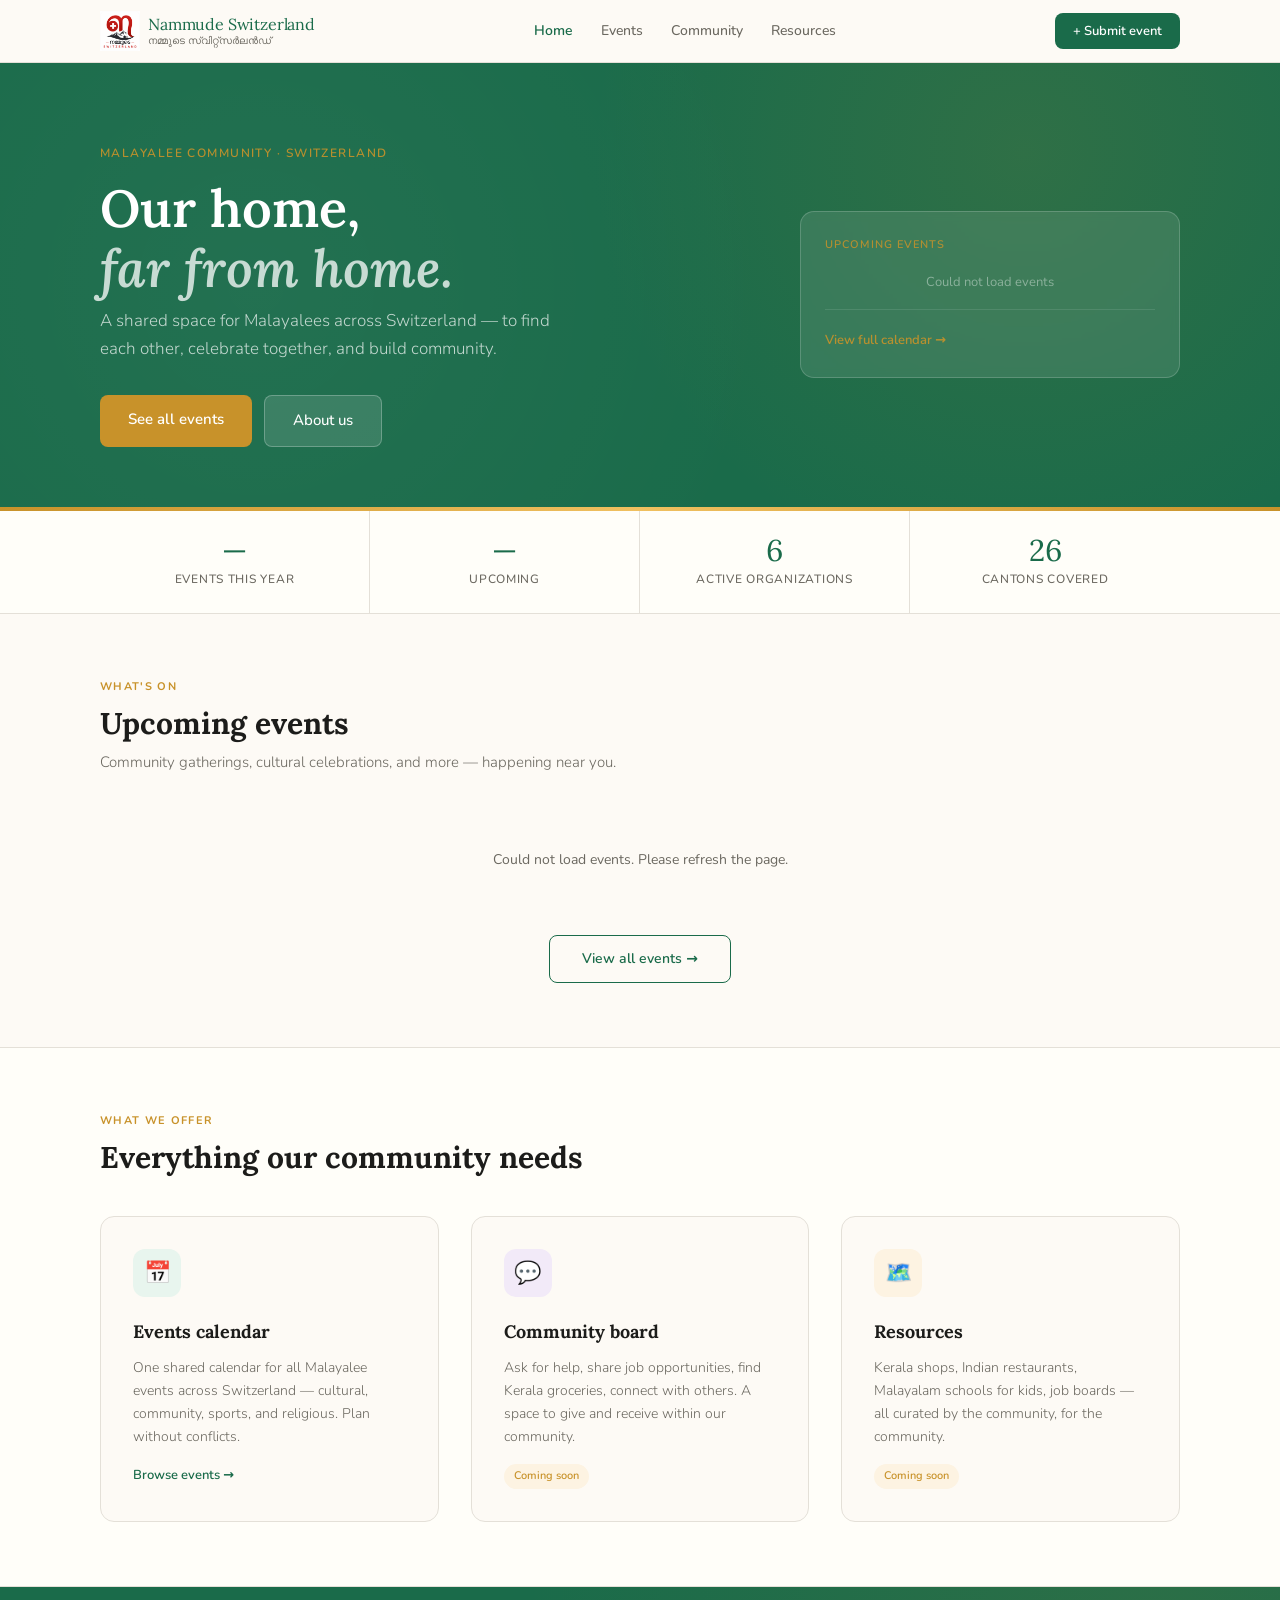
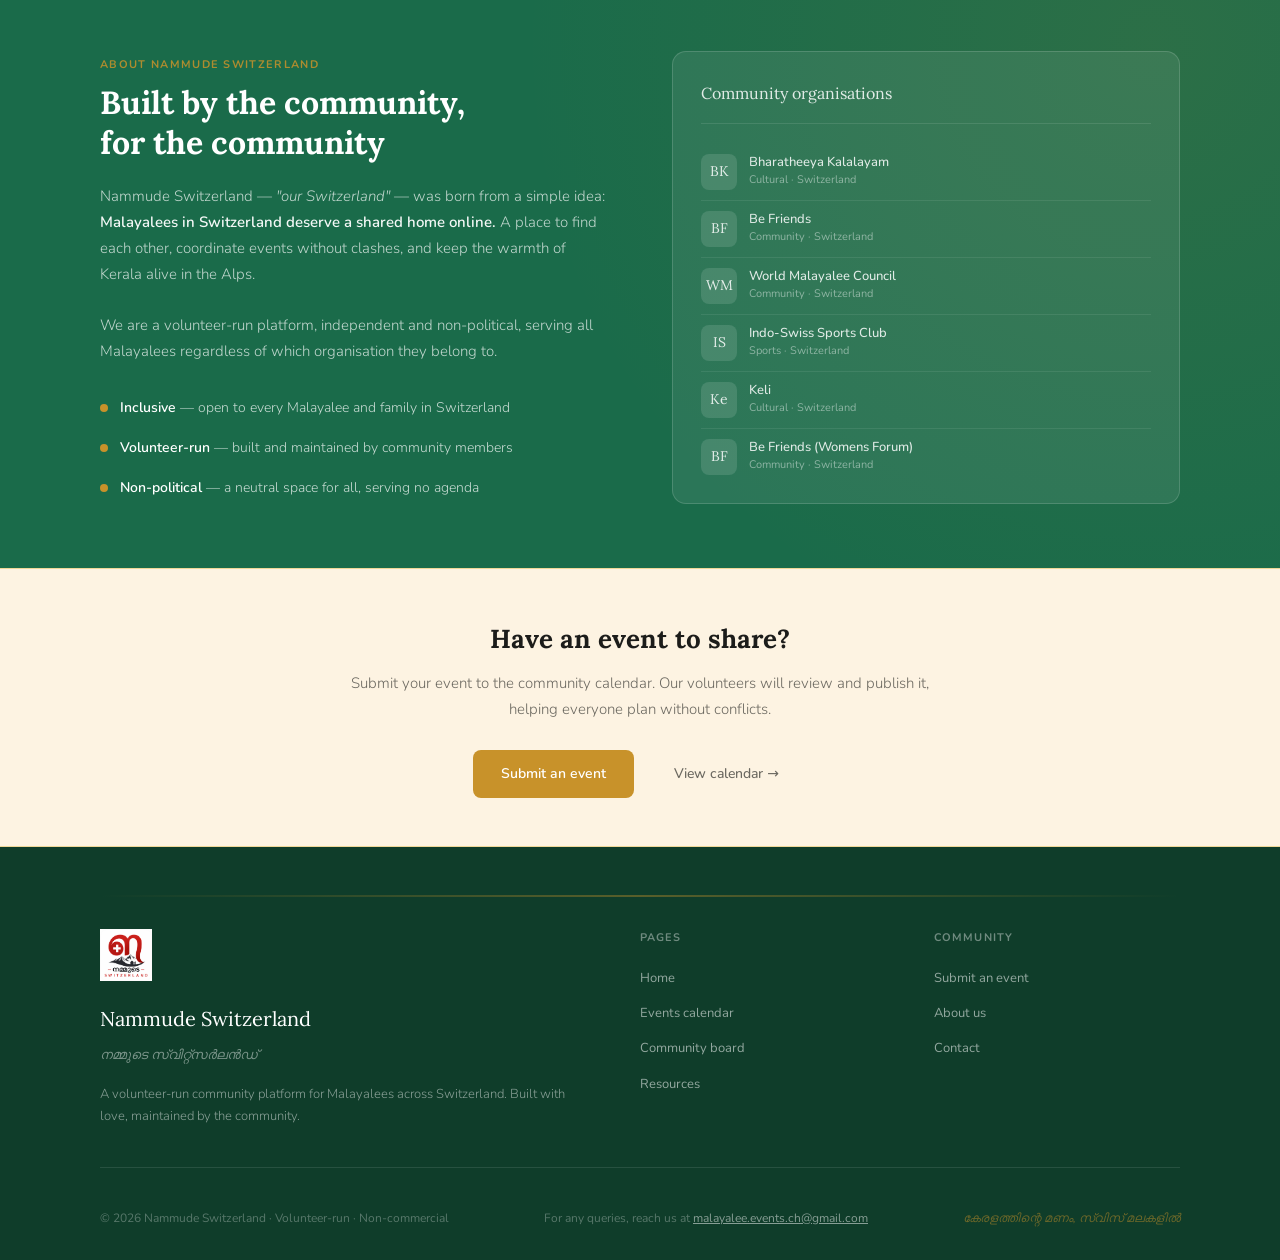
<file: index.html>
<!DOCTYPE html>
<html lang="en">
<head>
<meta charset="UTF-8">
<meta name="viewport" content="width=device-width, initial-scale=1.0">
<title>Nammude Switzerland — Malayalee Community</title>
<meta name="description" content="A shared home for Malayalees across Switzerland. Events calendar, community board and resources — all in one place.">
<meta name="keywords" content="Malayalee Switzerland, Kerala community Switzerland, Indian events Switzerland, Malayalee events Zurich, Kerala Switzerland, Nammude Switzerland">
<meta name="robots" content="index, follow">
<meta property="og:type" content="website">
<meta property="og:title" content="Nammude Switzerland — Malayalee Community">
<meta property="og:description" content="A shared home for Malayalees across Switzerland. Events, community, and resources.">
<meta property="og:image" content="https://nammude-switzerland.netlify.app/logo.png">
<meta property="og:image:width" content="1080">
<meta property="og:image:height" content="1080">
<meta property="og:image:type" content="image/png">
<meta property="og:site_name" content="Nammude Switzerland">
<meta property="og:url" content="https://nammude-switzerland.netlify.app/">
<link rel="canonical" href="https://nammude-switzerland.netlify.app/">
<meta name="twitter:card" content="summary">
<meta name="twitter:title" content="Nammude Switzerland">
<meta name="twitter:description" content="A shared home for Malayalees across Switzerland.">
<meta name="twitter:image" content="https://nammude-switzerland.netlify.app/logo.png">
<link rel="icon" type="image/png" href="logo.png">
<link rel="apple-touch-icon" href="logo.png">
<!-- Google tag (gtag.js) — only runs on Netlify, not GitHub Pages -->
<script async src="https://www.googletagmanager.com/gtag/js?id=G-9LV0D0EJVS"></script>
<script>
  window.dataLayer = window.dataLayer || [];
  function gtag(){dataLayer.push(arguments);}
  if (window.location.hostname === 'nammude-switzerland.netlify.app') {
    gtag('js', new Date());
    gtag('config', 'G-9LV0D0EJVS');
  }
</script>
<link rel="preconnect" href="https://fonts.googleapis.com">
<link rel="stylesheet" href="style.css">
<script src="config.js"></script>
<style>
:root {
  --green:        #1a6b4a;
  --green-mid:    #2d9b6a;
  --green-light:  #e8f5ee;
  --green-pale:   #f2faf6;
  --gold:         #c8922a;
  --gold-light:   #fdf3e2;
  --red-kerala:   #b94040;
  --cream:        #fdfaf5;
  --warm-white:   #fffef9;
  --border:       #e4e0d8;
  --text:         #1c1c1a;
  --text-muted:   #6b6860;
  --text-light:   #9a9790;
  --serif:        'Lora', Georgia, serif;
  --sans:         'Nunito', system-ui, sans-serif;
  --shadow-sm:    0 1px 4px rgba(0,0,0,0.07);
  --shadow-md:    0 4px 16px rgba(0,0,0,0.08);
}

*, *::before, *::after { box-sizing: border-box; margin: 0; padding: 0; }

html { scroll-behavior: smooth; }

body {
  font-family: var(--sans);
  font-size: 16px;
  color: var(--text);
  background: var(--cream);
  line-height: 1.7;
  -webkit-font-smoothing: antialiased;
}

/* ── NAV ── */
/* ── HERO ── */
.hero {
  background: var(--green);
  position: relative;
  overflow: hidden;
  padding: 5rem 1.5rem 4rem;
}
.hero::before {
  content: '';
  position: absolute;
  inset: 0;
  background-image:
    radial-gradient(circle at 20% 50%, rgba(255,255,255,0.04) 0%, transparent 50%),
    radial-gradient(circle at 80% 20%, rgba(200,146,42,0.12) 0%, transparent 40%);
  pointer-events: none;
}
/* Decorative kasavu-inspired border */
.hero::after {
  content: '';
  position: absolute;
  bottom: 0; left: 0; right: 0;
  height: 4px;
  background: linear-gradient(90deg, var(--gold) 0%, #f0c060 50%, var(--gold) 100%);
}
.hero-inner {
  max-width: 1080px;
  margin: 0 auto;
  display: grid;
  grid-template-columns: 1fr 380px;
  gap: 3rem;
  align-items: center;
  position: relative;
  z-index: 1;
}
.hero-eyebrow {
  font-size: 12px;
  font-weight: 600;
  letter-spacing: 0.12em;
  text-transform: uppercase;
  color: rgba(200,146,42,0.9);
  margin-bottom: 1rem;
}
.hero-title {
  font-family: var(--serif);
  font-size: clamp(32px, 4.5vw, 52px);
  font-weight: 600;
  color: #fff;
  line-height: 1.15;
  margin-bottom: 0.5rem;
}
.hero-title em {
  font-style: italic;
  color: rgba(255,255,255,0.75);
}
.hero-subtitle {
  font-size: 17px;
  color: rgba(255,255,255,0.72);
  margin-bottom: 2rem;
  max-width: 480px;
  line-height: 1.65;
  font-weight: 300;
}
.hero-actions {
  display: flex;
  gap: 12px;
  flex-wrap: wrap;
}
.btn-primary {
  display: inline-block;
  padding: 12px 28px;
  background: var(--gold);
  color: #fff;
  font-family: var(--sans);
  font-size: 15px;
  font-weight: 600;
  border-radius: 8px;
  text-decoration: none;
  transition: background 0.15s, transform 0.1s;
}
.btn-primary:hover { background: #b07820; transform: translateY(-1px); }
.btn-ghost {
  display: inline-block;
  padding: 12px 28px;
  background: rgba(255,255,255,0.12);
  color: #fff;
  font-family: var(--sans);
  font-size: 15px;
  font-weight: 500;
  border-radius: 8px;
  text-decoration: none;
  border: 1px solid rgba(255,255,255,0.25);
  transition: background 0.15s;
}
.btn-ghost:hover { background: rgba(255,255,255,0.2); }

/* Hero upcoming events card */
.hero-card {
  background: rgba(255,255,255,0.1);
  border: 1px solid rgba(255,255,255,0.18);
  border-radius: 14px;
  padding: 1.5rem;
  backdrop-filter: blur(4px);
}
.hero-card-label {
  font-size: 11px;
  font-weight: 600;
  letter-spacing: 0.1em;
  text-transform: uppercase;
  color: rgba(200,146,42,0.85);
  margin-bottom: 1rem;
}
.mini-event {
  display: flex;
  align-items: center;
  gap: 12px;
  padding: 10px 0;
  border-bottom: 1px solid rgba(255,255,255,0.1);
}
.mini-event:last-child { border-bottom: none; padding-bottom: 0; }
.mini-event:first-of-type { padding-top: 0; }
.mini-date {
  min-width: 40px;
  text-align: center;
  background: rgba(255,255,255,0.15);
  border-radius: 7px;
  padding: 4px;
}
.mini-day {
  font-family: var(--serif);
  font-size: 18px;
  color: #fff;
  line-height: 1;
}
.mini-mon {
  font-size: 10px;
  color: rgba(255,255,255,0.6);
  text-transform: uppercase;
  letter-spacing: 0.04em;
}
.mini-info {}
.mini-name {
  font-size: 13px;
  font-weight: 600;
  color: #fff;
  line-height: 1.3;
}
.mini-org {
  font-size: 11px;
  color: rgba(255,255,255,0.55);
}
.hero-card-footer {
  margin-top: 1rem;
  padding-top: 1rem;
  border-top: 1px solid rgba(255,255,255,0.1);
}
.hero-card-footer a {
  font-size: 13px;
  color: rgba(200,146,42,0.9);
  text-decoration: none;
  font-weight: 600;
}
.hero-card-footer a:hover { color: #f0c060; }

/* ── STATS STRIP ── */
.stats-strip {
  background: var(--warm-white);
  border-bottom: 1px solid var(--border);
}
.stats-inner {
  max-width: 1080px;
  margin: 0 auto;
  display: grid;
  grid-template-columns: repeat(4, 1fr);
  text-align: center;
}
.stat-item {
  padding: 1.5rem 1rem;
  border-right: 1px solid var(--border);
}
.stat-item:last-child { border-right: none; }
.stat-n {
  font-family: var(--serif);
  font-size: 30px;
  color: var(--green);
  line-height: 1;
  margin-bottom: 4px;
}
.stat-l {
  font-size: 12px;
  color: var(--text-muted);
  text-transform: uppercase;
  letter-spacing: 0.06em;
  font-weight: 500;
}

/* ── SECTIONS ── */
.section {
  padding: 4rem 1.5rem;
}
.section-inner {
  max-width: 1080px;
  margin: 0 auto;
}
.section-header {
  margin-bottom: 2.5rem;
}
.section-eyebrow {
  font-size: 11px;
  font-weight: 700;
  letter-spacing: 0.12em;
  text-transform: uppercase;
  color: var(--gold);
  margin-bottom: 8px;
}
.section-title {
  font-family: var(--serif);
  font-size: clamp(22px, 3vw, 30px);
  color: var(--text);
  line-height: 1.25;
  margin-bottom: 8px;
}
.section-desc {
  font-size: 15px;
  color: var(--text-muted);
  max-width: 520px;
  font-weight: 300;
}

/* ── UPCOMING EVENTS ── */
.events-grid {
  display: grid;
  grid-template-columns: repeat(auto-fill, minmax(280px, 1fr));
  gap: 1rem;
  margin-bottom: 2rem;
}
.event-card {
  background: var(--warm-white);
  border: 1px solid var(--border);
  border-radius: 12px;
  padding: 1.25rem;
  display: flex;
  gap: 1rem;
  align-items: flex-start;
  text-decoration: none;
  color: inherit;
  transition: border-color 0.15s, box-shadow 0.15s, transform 0.15s;
  animation: fadeUp 0.5s ease both;
}
.event-card:hover {
  border-color: #b8d4c4;
  box-shadow: var(--shadow-md);
  transform: translateY(-2px);
}
@keyframes fadeUp {
  from { opacity: 0; transform: translateY(12px); }
  to   { opacity: 1; transform: translateY(0); }
}
.event-card:nth-child(2) { animation-delay: 0.08s; }
.event-card:nth-child(3) { animation-delay: 0.16s; }
.event-card:nth-child(4) { animation-delay: 0.24s; }
.event-card:nth-child(5) { animation-delay: 0.32s; }
.event-card:nth-child(6) { animation-delay: 0.40s; }

.ev-date-box {
  min-width: 48px;
  text-align: center;
  background: var(--green-light);
  border-radius: 8px;
  padding: 6px 4px;
}
.ev-day {
  font-family: var(--serif);
  font-size: 22px;
  color: var(--green);
  line-height: 1;
}
.ev-mon {
  font-size: 10px;
  color: var(--green);
  text-transform: uppercase;
  letter-spacing: 0.04em;
  margin-top: 2px;
  opacity: 0.75;
}
.ev-body {}
.ev-name {
  font-size: 14px;
  font-weight: 600;
  color: var(--text);
  line-height: 1.35;
  margin-bottom: 3px;
}
.ev-org {
  font-size: 12px;
  color: var(--text-muted);
  margin-bottom: 8px;
}
.ev-badge {
  display: inline-block;
  padding: 2px 8px;
  border-radius: 999px;
  font-size: 11px;
  font-weight: 500;
}
.b-community { background: #e8f5ee; color: #1a6b4a; }
.b-cultural  { background: #f2eaf8; color: #6c3483; }
.b-religious { background: #fdf3e2; color: #c8922a; }
.b-sports    { background: #e8f0f8; color: #1a5276; }
.b-holiday   { background: #fdecea; color: #c0392b; }
.b-information { background: #f4f4f2; color: #5a5a5a; }

.events-loading {
  grid-column: 1/-1;
  text-align: center;
  padding: 2rem;
  color: var(--text-muted);
  font-size: 14px;
}
.spinner {
  width: 24px; height: 24px;
  border: 2px solid var(--border);
  border-top-color: var(--green);
  border-radius: 50%;
  animation: spin 0.7s linear infinite;
  margin: 0 auto 0.75rem;
}
@keyframes spin { to { transform: rotate(360deg); } }

.view-all-wrap { text-align: center; }
.btn-outline {
  display: inline-block;
  padding: 11px 32px;
  border: 1.5px solid var(--green);
  color: var(--green);
  font-family: var(--sans);
  font-size: 14px;
  font-weight: 600;
  border-radius: 8px;
  text-decoration: none;
  transition: background 0.15s, color 0.15s;
}
.btn-outline:hover { background: var(--green); color: #fff; }

/* ── FEATURES ── */
.features-section {
  background: var(--warm-white);
  border-top: 1px solid var(--border);
  border-bottom: 1px solid var(--border);
}
.features-grid {
  display: grid;
  grid-template-columns: repeat(3, 1fr);
  gap: 2rem;
}
.feature-card {
  padding: 2rem;
  border-radius: 14px;
  background: var(--cream);
  border: 1px solid var(--border);
  transition: box-shadow 0.2s, transform 0.2s;
}
.feature-card:hover {
  box-shadow: var(--shadow-md);
  transform: translateY(-3px);
}
.feature-icon {
  width: 48px; height: 48px;
  border-radius: 12px;
  display: flex;
  align-items: center;
  justify-content: center;
  margin-bottom: 1.25rem;
  font-size: 22px;
}
.fi-green  { background: var(--green-light); }
.fi-gold   { background: var(--gold-light); }
.fi-purple { background: #f2eaf8; }
.feature-title {
  font-family: var(--serif);
  font-size: 18px;
  color: var(--text);
  margin-bottom: 8px;
}
.feature-desc {
  font-size: 14px;
  color: var(--text-muted);
  line-height: 1.65;
  font-weight: 300;
}
.feature-link {
  display: inline-block;
  margin-top: 1rem;
  font-size: 13px;
  font-weight: 600;
  color: var(--green);
  text-decoration: none;
}
.feature-link:hover { text-decoration: underline; }
.feature-tag {
  display: inline-block;
  margin-top: 1rem;
  padding: 3px 10px;
  background: var(--gold-light);
  color: var(--gold);
  border-radius: 999px;
  font-size: 11px;
  font-weight: 600;
}

/* ── ABOUT ── */
.about-section {
  background: var(--green);
  position: relative;
  overflow: hidden;
}
.about-section::before {
  content: '';
  position: absolute;
  inset: 0;
  background-image: radial-gradient(circle at 90% 10%, rgba(200,146,42,0.1) 0%, transparent 50%);
  pointer-events: none;
}
.about-inner {
  max-width: 1080px;
  margin: 0 auto;
  display: grid;
  grid-template-columns: 1fr 1fr;
  gap: 4rem;
  align-items: center;
  position: relative;
  z-index: 1;
}
.about-text .section-eyebrow { color: rgba(200,146,42,0.85); }
.about-title {
  font-family: var(--serif);
  font-size: clamp(22px, 3vw, 32px);
  color: #fff;
  line-height: 1.25;
  margin-bottom: 1.25rem;
}
.about-body {
  font-size: 15px;
  color: rgba(255,255,255,0.72);
  line-height: 1.75;
  font-weight: 300;
  margin-bottom: 2rem;
}
.about-body strong { color: rgba(255,255,255,0.95); font-weight: 600; }

/* Values */
.values-list { display: flex; flex-direction: column; gap: 1rem; }
.value-item {
  display: flex;
  gap: 12px;
  align-items: flex-start;
}
.value-dot {
  width: 8px; height: 8px;
  border-radius: 50%;
  background: var(--gold);
  margin-top: 8px;
  flex-shrink: 0;
}
.value-text {
  font-size: 14px;
  color: rgba(255,255,255,0.75);
  font-weight: 300;
}
.value-text strong { color: #fff; font-weight: 600; }

/* Orgs */
.orgs-card {
  background: rgba(255,255,255,0.08);
  border: 1px solid rgba(255,255,255,0.15);
  border-radius: 14px;
  padding: 1.75rem;
}
.orgs-title {
  font-family: var(--serif);
  font-size: 16px;
  color: rgba(255,255,255,0.85);
  margin-bottom: 1.25rem;
  padding-bottom: 1rem;
  border-bottom: 1px solid rgba(255,255,255,0.1);
}
.org-item {
  display: flex;
  align-items: center;
  gap: 12px;
  padding: 10px 0;
  border-bottom: 1px solid rgba(255,255,255,0.08);
}
.org-item:last-child { border-bottom: none; padding-bottom: 0; }
.org-initial {
  width: 36px; height: 36px;
  border-radius: 8px;
  background: rgba(255,255,255,0.12);
  display: flex;
  align-items: center;
  justify-content: center;
  font-family: var(--serif);
  font-size: 14px;
  color: rgba(255,255,255,0.85);
  flex-shrink: 0;
}
.org-name {
  font-size: 13px;
  font-weight: 500;
  color: rgba(255,255,255,0.85);
  line-height: 1.3;
}
.org-type {
  font-size: 11px;
  color: rgba(255,255,255,0.45);
}

/* ── SUBMIT CTA ── */
.cta-section {
  background: var(--gold-light);
  border-top: 1px solid #f0d898;
  border-bottom: 1px solid #f0d898;
  padding: 3rem 1.5rem;
  text-align: center;
}
.cta-inner { max-width: 600px; margin: 0 auto; }
.cta-title {
  font-family: var(--serif);
  font-size: clamp(20px, 2.5vw, 26px);
  color: var(--text);
  margin-bottom: 10px;
}
.cta-desc {
  font-size: 15px;
  color: var(--text-muted);
  margin-bottom: 1.75rem;
  font-weight: 300;
}
.cta-actions { display: flex; gap: 12px; justify-content: center; flex-wrap: wrap; }
.btn-gold {
  display: inline-block;
  padding: 12px 28px;
  background: var(--gold);
  color: #fff;
  font-size: 14px;
  font-weight: 600;
  border-radius: 8px;
  text-decoration: none;
  transition: background 0.15s;
}
.btn-gold:hover { background: #b07820; }
.btn-text {
  display: inline-flex;
  align-items: center;
  padding: 12px 28px;
  color: var(--text-muted);
  font-size: 14px;
  font-weight: 500;
  text-decoration: none;
  border-radius: 8px;
  transition: color 0.15s;
}
.btn-text:hover { color: var(--green); }

/* ── FOOTER ── */
.footer {
  background: #0f3d2a;
  color: rgba(255,255,255,0.6);
  padding: 3rem 1.5rem 2rem;
}
.footer-inner {
  max-width: 1080px;
  margin: 0 auto;
}
.footer-top {
  display: grid;
  grid-template-columns: 2fr 1fr 1fr;
  gap: 3rem;
  margin-bottom: 2.5rem;
  padding-bottom: 2.5rem;
  border-bottom: 1px solid rgba(255,255,255,0.1);
}
.footer-brand-name {
  font-family: var(--serif);
  font-size: 20px;
  color: #fff;
  margin-bottom: 8px;
}
.footer-brand-tagline {
  font-size: 13px;
  color: rgba(255,255,255,0.45);
  font-weight: 300;
  margin-bottom: 1rem;
  font-style: italic;
}
.footer-brand-desc {
  font-size: 13px;
  color: rgba(255,255,255,0.5);
  line-height: 1.7;
  font-weight: 300;
}
.footer-col-title {
  font-size: 11px;
  font-weight: 700;
  letter-spacing: 0.1em;
  text-transform: uppercase;
  color: rgba(255,255,255,0.4);
  margin-bottom: 1rem;
}
.footer-links { list-style: none; }
.footer-links li { margin-bottom: 8px; }
.footer-links a {
  font-size: 13px;
  color: rgba(255,255,255,0.55);
  text-decoration: none;
  transition: color 0.15s;
}
.footer-links a:hover { color: #fff; }
.footer-bottom {
  display: flex;
  align-items: center;
  justify-content: space-between;
  flex-wrap: wrap;
  gap: 1rem;
}
.footer-copy { font-size: 12px; color: rgba(255,255,255,0.3); }
.footer-gold-line {
  height: 2px;
  background: linear-gradient(90deg, transparent, var(--gold), transparent);
  margin-bottom: 2rem;
  opacity: 0.4;
}
.kasavu-text {
  font-size: 12px;
  color: rgba(200,146,42,0.5);
  font-style: italic;
}

/* ── RESPONSIVE ── */
@media (max-width: 860px) {
  .hero-inner { grid-template-columns: 1fr; }
  .hero-card { display: none; }
  .features-grid { grid-template-columns: 1fr; gap: 1rem; }
  .about-inner { grid-template-columns: 1fr; gap: 2rem; }
  .footer-top { grid-template-columns: 1fr 1fr; }
  .stats-inner { grid-template-columns: repeat(2,1fr); }
  .stat-item:nth-child(2) { border-right: none; }
  .stat-item:nth-child(3) { border-top: 1px solid var(--border); }
  .stat-item:nth-child(4) { border-top: 1px solid var(--border); border-right: none; }
  .events-grid { grid-template-columns: 1fr; }
}

@media (max-width: 560px) {
  /* Nav */
  .nav-links { display: none; }
  .nav-brand-sub { display: none; }
  .nav-cta { padding: 6px 12px; font-size: 12px; }

  /* Hero */
  .hero { padding: 3rem 1rem 2.5rem; }
  .hero-title { font-size: 30px; }
  .hero-subtitle { font-size: 15px; }
  .hero-actions { flex-direction: column; }
  .btn-primary, .btn-ghost { text-align: center; }

  /* Stats */
  .stats-inner { grid-template-columns: repeat(2,1fr); }

  /* Section padding */
  .section { padding: 2.5rem 1rem; }
  .section-title { font-size: 22px; }

  /* Features */
  .feature-card { padding: 1.25rem; }

  /* About */
  .about-section { padding: 2.5rem 1rem; }
  .about-title { font-size: 22px; }
  .orgs-card { padding: 1.25rem; }

  /* CTA */
  .cta-section { padding: 2rem 1rem; }
  .cta-actions { flex-direction: column; align-items: stretch; text-align: center; }

  /* Footer */
  .footer-top { grid-template-columns: 1fr; gap: 1.5rem; }
  .footer { padding: 2rem 1rem 1.5rem; }
  .footer-bottom { flex-direction: column; text-align: center; gap: 0.5rem; }

  /* Event cards on home */
  .event-card { padding: 0.85rem; }
  .ev-day { font-size: 18px; }

  /* Nav brand */
  .nav-brand-main { font-size: 15px; }
}

@media (max-width: 400px) {
  .hero-title { font-size: 26px; }
  .stat-n { font-size: 24px; }
}
</style>
</head>
<body>

<!-- Nav -->
<nav class="nav">
  <div class="nav-inner">
    <a href="index.html" class="nav-brand">
      <img src="logo.png" alt="Nammude Switzerland" class="nav-logo">
      <div class="nav-brand-text">
        <span class="nav-brand-main">Nammude Switzerland</span>
        <span class="nav-brand-sub">നമ്മുടെ സ്വിറ്റ്സർലൻഡ്</span>
      </div>
    </a>
    <ul class="nav-links">
      <li><a href="index.html" class="active">Home</a></li>
      <li><a href="malayalee-ch-events.html">Events</a></li>
      <li><a href="#">Community</a></li>
      <li><a href="#">Resources</a></li>
    </ul>
    <a href="malayalee-ch-events.html" class="nav-cta">+ Submit event</a>
  </div>
</nav>

<!-- Hero -->
<section class="hero">
  <div class="hero-inner">
    <div class="hero-text">
      <div class="hero-eyebrow">Malayalee Community · Switzerland</div>
      <h1 class="hero-title">Our home,<br><em>far from home.</em></h1>
      <p class="hero-subtitle">A shared space for Malayalees across Switzerland — to find each other, celebrate together, and build community.</p>
      <div class="hero-actions">
        <a href="malayalee-ch-events.html" class="btn-primary">See all events</a>
        <a href="#about" class="btn-ghost">About us</a>
      </div>
    </div>
    <div class="hero-card">
      <div class="hero-card-label">Upcoming events</div>
      <div id="hero-events">
        <div style="text-align:center;padding:1rem 0;">
          <div class="spinner" style="border-color:rgba(255,255,255,0.2);border-top-color:rgba(255,255,255,0.8);"></div>
        </div>
      </div>
      <div class="hero-card-footer">
        <a href="malayalee-ch-events.html">View full calendar →</a>
      </div>
    </div>
  </div>
</section>

<!-- Stats -->
<div class="stats-strip">
  <div class="stats-inner">
    <div class="stat-item">
      <div class="stat-n" id="s-total">—</div>
      <div class="stat-l">Events this year</div>
    </div>
    <div class="stat-item">
      <div class="stat-n" id="s-upcoming">—</div>
      <div class="stat-l">Upcoming</div>
    </div>
    <div class="stat-item">
      <div class="stat-n">6</div>
      <div class="stat-l">Active organizations</div>
    </div>
    <div class="stat-item">
      <div class="stat-n">26</div>
      <div class="stat-l">Cantons covered</div>
    </div>
  </div>
</div>

<!-- Upcoming Events -->
<section class="section">
  <div class="section-inner">
    <div class="section-header">
      <div class="section-eyebrow">What's on</div>
      <h2 class="section-title">Upcoming events</h2>
      <p class="section-desc">Community gatherings, cultural celebrations, and more — happening near you.</p>
    </div>
    <div class="events-grid" id="events-grid">
      <div class="events-loading">
        <div class="spinner"></div>
        Loading events…
      </div>
    </div>
    <div class="view-all-wrap">
      <a href="malayalee-ch-events.html" class="btn-outline">View all events →</a>
    </div>
  </div>
</section>

<!-- Features -->
<section class="section features-section">
  <div class="section-inner">
    <div class="section-header">
      <div class="section-eyebrow">What we offer</div>
      <h2 class="section-title">Everything our community needs</h2>
    </div>
    <div class="features-grid">
      <div class="feature-card">
        <div class="feature-icon fi-green">📅</div>
        <h3 class="feature-title">Events calendar</h3>
        <p class="feature-desc">One shared calendar for all Malayalee events across Switzerland — cultural, community, sports, and religious. Plan without conflicts.</p>
        <a href="malayalee-ch-events.html" class="feature-link">Browse events →</a>
      </div>
      <div class="feature-card">
        <div class="feature-icon fi-purple">💬</div>
        <h3 class="feature-title">Community board</h3>
        <p class="feature-desc">Ask for help, share job opportunities, find Kerala groceries, connect with others. A space to give and receive within our community.</p>
        <span class="feature-tag">Coming soon</span>
      </div>
      <div class="feature-card">
        <div class="feature-icon fi-gold">🗺️</div>
        <h3 class="feature-title">Resources</h3>
        <p class="feature-desc">Kerala shops, Indian restaurants, Malayalam schools for kids, job boards — all curated by the community, for the community.</p>
        <span class="feature-tag">Coming soon</span>
      </div>
    </div>
  </div>
</section>

<!-- About -->
<section class="section about-section" id="about">
  <div class="about-inner">
    <div class="about-text">
      <div class="section-eyebrow">About Nammude Switzerland</div>
      <h2 class="about-title">Built by the community,<br>for the community</h2>
      <p class="about-body">
        Nammude Switzerland — <em>"our Switzerland"</em> — was born from a simple idea: <strong>Malayalees in Switzerland deserve a shared home online.</strong> A place to find each other, coordinate events without clashes, and keep the warmth of Kerala alive in the Alps.
      </p>
      <p class="about-body" style="margin-top:-0.5rem;">
        We are a volunteer-run platform, independent and non-political, serving all Malayalees regardless of which organisation they belong to.
      </p>
      <div class="values-list">
        <div class="value-item">
          <div class="value-dot"></div>
          <div class="value-text"><strong>Inclusive</strong> — open to every Malayalee and family in Switzerland</div>
        </div>
        <div class="value-item">
          <div class="value-dot"></div>
          <div class="value-text"><strong>Volunteer-run</strong> — built and maintained by community members</div>
        </div>
        <div class="value-item">
          <div class="value-dot"></div>
          <div class="value-text"><strong>Non-political</strong> — a neutral space for all, serving no agenda</div>
        </div>
      </div>
    </div>
    <div class="orgs-card">
      <div class="orgs-title">Community organisations</div>
      <div class="org-item">
        <div class="org-initial">BK</div>
        <div>
          <div class="org-name">Bharatheeya Kalalayam</div>
          <div class="org-type">Cultural · Switzerland</div>
        </div>
      </div>
      <div class="org-item">
        <div class="org-initial">BF</div>
        <div>
          <div class="org-name">Be Friends</div>
          <div class="org-type">Community · Switzerland</div>
        </div>
      </div>
      <div class="org-item">
        <div class="org-initial">WM</div>
        <div>
          <div class="org-name">World Malayalee Council</div>
          <div class="org-type">Community · Switzerland</div>
        </div>
      </div>
      <div class="org-item">
        <div class="org-initial">IS</div>
        <div>
          <div class="org-name">Indo-Swiss Sports Club</div>
          <div class="org-type">Sports · Switzerland</div>
        </div>
      </div>
      <div class="org-item">
        <div class="org-initial">Ke</div>
        <div>
          <div class="org-name">Keli</div>
          <div class="org-type">Cultural · Switzerland</div>
        </div>
      </div>
      <div class="org-item">
        <div class="org-initial">BF</div>
        <div>
          <div class="org-name">Be Friends (Womens Forum)</div>
          <div class="org-type">Community · Switzerland</div>
        </div>
      </div>
    </div>
  </div>
</section>

<!-- Submit CTA -->
<section class="cta-section">
  <div class="cta-inner">
    <h2 class="cta-title">Have an event to share?</h2>
    <p class="cta-desc">Submit your event to the community calendar. Our volunteers will review and publish it, helping everyone plan without conflicts.</p>
    <div class="cta-actions">
      <a href="malayalee-ch-events.html" class="btn-gold">Submit an event</a>
      <a href="malayalee-ch-events.html" class="btn-text">View calendar →</a>
    </div>
  </div>
</section>

<!-- Footer -->
<footer class="footer">
  <div class="footer-inner">
    <div class="footer-gold-line"></div>
    <div class="footer-top">
      <div>
        <img src="logo.png" alt="Nammude Switzerland" class="footer-logo">
        <div class="footer-brand-name">Nammude Switzerland</div>
        <div class="footer-brand-tagline">നമ്മുടെ സ്വിറ്റ്സർലൻഡ്</div>
        <p class="footer-brand-desc">A volunteer-run community platform for Malayalees across Switzerland. Built with love, maintained by the community.</p>
      </div>
      <div>
        <div class="footer-col-title">Pages</div>
        <ul class="footer-links">
          <li><a href="index.html">Home</a></li>
          <li><a href="malayalee-ch-events.html">Events calendar</a></li>
          <li><a href="#">Community board</a></li>
          <li><a href="#">Resources</a></li>
        </ul>
      </div>
      <div>
        <div class="footer-col-title">Community</div>
        <ul class="footer-links">
          <li><a href="malayalee-ch-events.html">Submit an event</a></li>
          <li><a href="#about">About us</a></li>
          <li><a href="#">Contact</a></li>
        </ul>
      </div>
    </div>
    <div class="footer-bottom">
      <span class="footer-copy">© 2026 Nammude Switzerland · Volunteer-run · Non-commercial</span>
      <span class="footer-copy">For any queries, reach us at <a href="mailto:malayalee.events.ch@gmail.com" style="color:rgba(255,255,255,0.5);text-decoration:underline;">malayalee.events.ch@gmail.com</a></span>
      <span class="kasavu-text">കേരളത്തിന്റെ മണം, സ്വിസ് മലകളിൽ</span>
    </div>
  </div>
</footer>

<script>
const SHEET_ID   = CONFIG.SHEET_ID;
const SHEET_NAME = CONFIG.SHEET_NAME;
const CSV_URL    = `https://docs.google.com/spreadsheets/d/${SHEET_ID}/export?format=csv&sheet=${encodeURIComponent(SHEET_NAME)}`;
const TODAY      = new Date().toISOString().split('T')[0];
const THIS_YEAR  = new Date().getFullYear().toString();

const CAT_CLASS = {
  Holiday:'b-holiday', Community:'b-community', Cultural:'b-cultural',
  Religious:'b-religious', Sports:'b-sports', Information:'b-information'
};
const MONTHS = ['Jan','Feb','Mar','Apr','May','Jun','Jul','Aug','Sep','Oct','Nov','Dec'];

function parseDate(str) {
  if (!str) return '';
  const p = str.trim().split('.');
  if (p.length === 3) return `${p[2]}-${p[1].padStart(2,'0')}-${p[0].padStart(2,'0')}`;
  return str.trim();
}
function parseCSV(text) {
  const lines = text.trim().split('\n');
  const headers = splitLine(lines[0]);
  return lines.slice(1).map(line => {
    const vals = splitLine(line);
    const obj = {};
    headers.forEach((h,i) => obj[h.replace(/^"|"$/g,'').trim()] = (vals[i]||'').replace(/^"|"$/g,'').trim());
    return obj;
  });
}
function splitLine(line) {
  const r=[]; let c='',q=false;
  for(let i=0;i<line.length;i++){
    if(line[i]==='"'){q=!q;}
    else if(line[i]===','&&!q){r.push(c);c='';}
    else{c+=line[i];}
  }
  r.push(c); return r;
}

async function loadEvents() {
  try {
    const res  = await fetch(CSV_URL);
    const text = await res.text();
    const rows = parseCSV(text);
    const events = rows.map(r => {
      const start = parseDate(r['Start Date']);
      if (!start) return null;
      return {
        start,
        year:  start.split('-')[0],
        cat:   r['Category'] || '',
        org:   r['Organizer / Org Name'] || '',
        name:  r['Event Name'] || '',
        type:  r['Type'] || '',
        vis:   r['Visibility'] || 'Public',
      };
    }).filter(Boolean);

    const thisYear  = events.filter(e => e.year === THIS_YEAR);
    const upcoming  = thisYear.filter(e => e.start >= TODAY && e.cat !== 'Holiday').slice(0, 6);

    // Stats
    document.getElementById('s-total').textContent    = thisYear.length;
    document.getElementById('s-upcoming').textContent = thisYear.filter(e => e.start >= TODAY).length;

    // Hero card (next 4)
    const heroEvs = upcoming.slice(0, 3);
    document.getElementById('hero-events').innerHTML = heroEvs.length
      ? heroEvs.map(e => {
          const d = new Date(e.start+'T00:00:00');
          return `<div class="mini-event">
            <div class="mini-date">
              <div class="mini-day">${d.getDate()}</div>
              <div class="mini-mon">${MONTHS[d.getMonth()]}</div>
            </div>
            <div class="mini-info">
              <div class="mini-name">${e.name}</div>
              <div class="mini-org">${e.org||e.type}</div>
            </div>
          </div>`;
        }).join('')
      : '<p style="font-size:13px;color:rgba(255,255,255,0.5);text-align:center;padding:1rem 0;">No upcoming events</p>';

    // Events grid (next 6)
    document.getElementById('events-grid').innerHTML = upcoming.length
      ? upcoming.map((e,i) => {
          const d = new Date(e.start+'T00:00:00');
          const orgLabel = e.org || e.type;
          return `<a href="malayalee-ch-events.html" class="event-card" style="animation-delay:${i*0.08}s">
            <div class="ev-date-box">
              <div class="ev-day">${d.getDate()}</div>
              <div class="ev-mon">${MONTHS[d.getMonth()]}</div>
            </div>
            <div class="ev-body">
              <div class="ev-name">${e.name}</div>
              <div class="ev-org">${orgLabel}</div>
              <span class="ev-badge ${CAT_CLASS[e.cat]||'b-information'}">${e.cat}</span>
            </div>
          </a>`;
        }).join('')
      : '<p style="color:var(--text-muted);font-size:14px;grid-column:1/-1;text-align:center;padding:2rem;">No upcoming events found.</p>';

  } catch(err) {
    document.getElementById('events-grid').innerHTML =
      '<p style="color:var(--text-muted);font-size:14px;grid-column:1/-1;text-align:center;padding:2rem;">Could not load events. Please refresh the page.</p>';
    document.getElementById('hero-events').innerHTML =
      '<p style="font-size:13px;color:rgba(255,255,255,0.4);text-align:center;">Could not load events</p>';
  }
}

loadEvents();
</script>
</body>
</html>
</file>
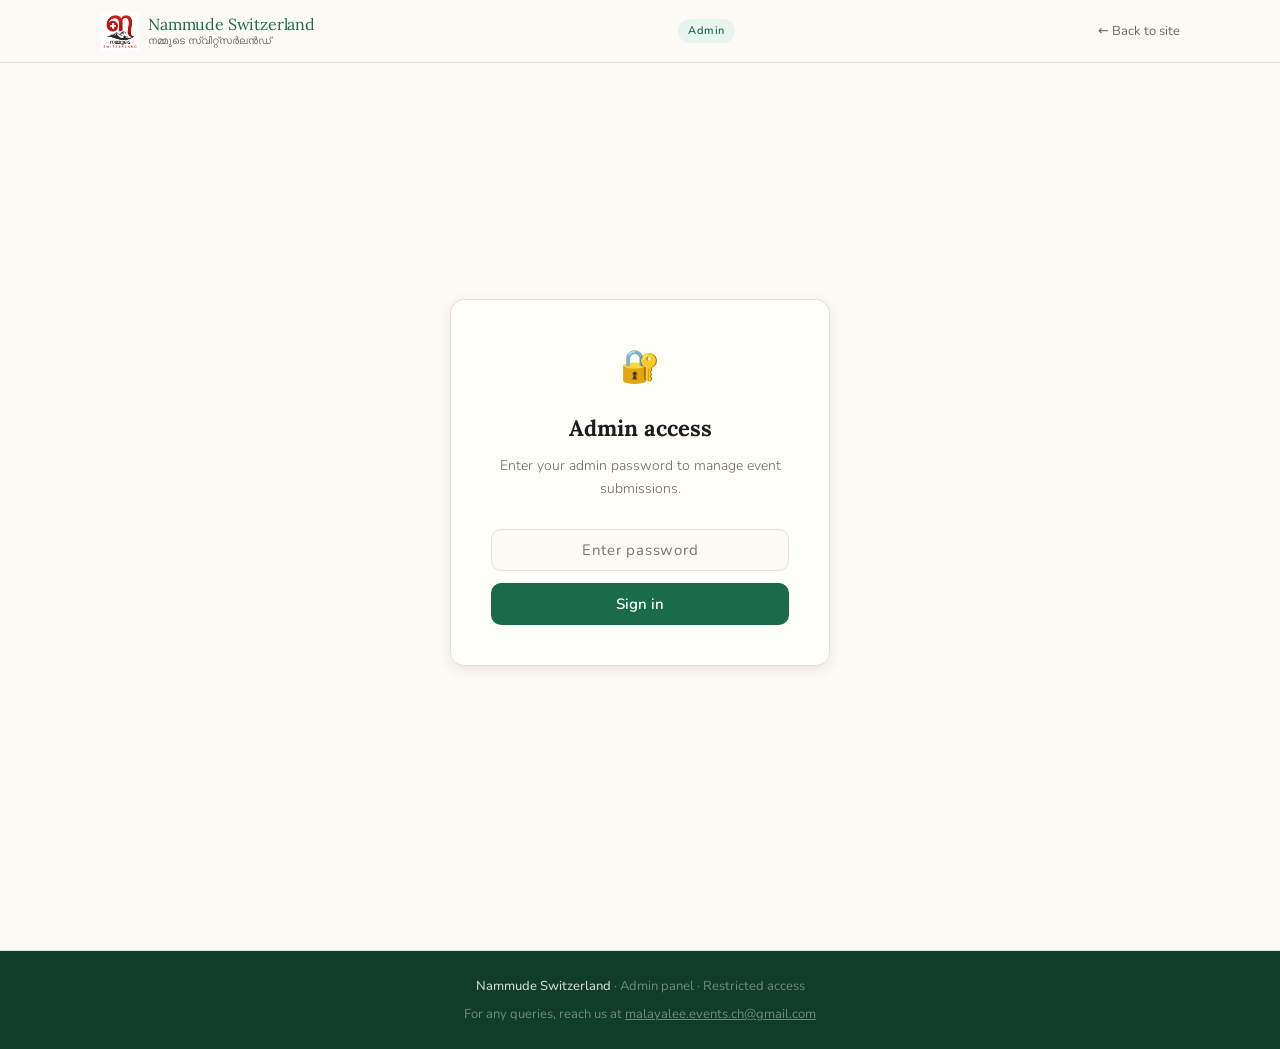
<file: admin_events.html>
<!DOCTYPE html>
<html lang="en">
<head>
<meta charset="UTF-8">
<meta name="viewport" content="width=device-width, initial-scale=1.0">
<title>Nammude Switzerland — Admin Events</title>
<meta name="robots" content="noindex, nofollow">
<link rel="icon" type="image/png" href="logo.png">

<link rel="preconnect" href="https://fonts.googleapis.com">
<link rel="stylesheet" href="style.css">
<script src="config.js"></script>
<style>
:root {
  --green:        #1a6b4a;
  --green-mid:    #2d9b6a;
  --green-light:  #e8f5ee;
  --gold:         #c8922a;
  --gold-light:   #fdf3e2;
  --red:          #c0392b;
  --red-light:    #fdecea;
  --cream:        #fdfaf5;
  --warm-white:   #fffef9;
  --border:       #e4e0d8;
  --text:         #1c1c1a;
  --text-muted:   #6b6860;
  --text-light:   #9a9790;
  --serif:        'Lora', Georgia, serif;
  --sans:         'Nunito', system-ui, sans-serif;
  --radius:       10px;
  --shadow-sm:    0 1px 4px rgba(0,0,0,0.07);
  --shadow-md:    0 4px 16px rgba(0,0,0,0.08);
}

*, *::before, *::after { box-sizing: border-box; margin: 0; padding: 0; }
body { font-family: var(--sans); font-size: 15px; color: var(--text); background: var(--cream); line-height: 1.7; -webkit-font-smoothing: antialiased; }
a { text-decoration: none; color: inherit; }

/* ── NAV ── */
.nav { position: sticky; top: 0; z-index: 50; background: rgba(253,250,245,0.96); backdrop-filter: blur(8px); border-bottom: 1px solid var(--border); padding: 0 1.5rem; }
.nav-inner { max-width: 1080px; margin: 0 auto; height: 62px; display: flex; align-items: center; justify-content: space-between; gap: 1.5rem; flex-wrap: nowrap; }
.nav-logo { height: 40px; width: 40px; object-fit: contain; display: block; flex-shrink: 0; }
.nav-brand { display: flex; align-items: center; gap: 8px; text-decoration: none; flex-shrink: 0; }
.nav-brand-text { display: flex; flex-direction: column; justify-content: center; gap: 0; }
.nav-brand-main { font-family: var(--serif); font-size: 16px; color: var(--green); letter-spacing: -0.01em; line-height: 1.2; white-space: nowrap; }
.nav-brand-sub { font-size: 10px; color: var(--text-muted); font-weight: 300; line-height: 1.2; white-space: nowrap; }
.nav-tag { font-size: 11px; font-weight: 600; background: var(--green-light); color: var(--green); padding: 3px 10px; border-radius: 999px; letter-spacing: 0.04em; }
.nav-back { font-size: 13px; color: var(--text-muted); display: flex; align-items: center; gap: 5px; transition: color 0.15s; }
.nav-back:hover { color: var(--green); }

/* ── LOGIN ── */
.login-wrap { min-height: calc(100vh - 61px); display: flex; align-items: center; justify-content: center; padding: 2rem; }
.login-card { background: var(--warm-white); border: 1px solid var(--border); border-radius: 14px; padding: 2.5rem; width: 100%; max-width: 380px; text-align: center; box-shadow: var(--shadow-md); }
.login-icon { font-size: 32px; margin-bottom: 1rem; }
.login-title { font-family: var(--serif); font-size: 22px; color: var(--text); margin-bottom: 6px; }
.login-sub { font-size: 14px; color: var(--text-muted); margin-bottom: 1.75rem; font-weight: 300; }
.login-input { width: 100%; padding: 10px 14px; font-family: var(--sans); font-size: 15px; color: var(--text); background: var(--cream); border: 1px solid var(--border); border-radius: var(--radius); outline: none; margin-bottom: 12px; transition: border-color 0.15s; text-align: center; letter-spacing: 0.05em; }
.login-input:focus { border-color: var(--green); }
.login-btn { width: 100%; padding: 11px; font-family: var(--sans); font-size: 15px; font-weight: 600; color: #fff; background: var(--green); border: none; border-radius: var(--radius); cursor: pointer; transition: background 0.15s; }
.login-btn:hover { background: var(--green-mid); }
.login-error { font-size: 13px; color: var(--red); margin-top: 10px; display: none; font-weight: 500; }

/* ── MAIN ── */
.page-hero { background: var(--green); padding: 2rem 1.5rem 2.5rem; border-bottom: 3px solid var(--gold); }
.hero-inner { max-width: 1080px; margin: 0 auto; display: flex; align-items: center; justify-content: space-between; flex-wrap: wrap; gap: 1rem; }
.hero-title { font-family: var(--serif); font-size: clamp(22px, 3vw, 30px); color: #fff; }
.hero-sub { font-size: 14px; color: rgba(255,255,255,0.65); margin-top: 4px; font-weight: 300; }
.refresh-btn { display: flex; align-items: center; gap: 6px; padding: 8px 16px; background: rgba(255,255,255,0.12); color: #fff; border: 1px solid rgba(255,255,255,0.25); border-radius: var(--radius); font-family: var(--sans); font-size: 13px; font-weight: 500; cursor: pointer; transition: background 0.15s; }
.refresh-btn:hover { background: rgba(255,255,255,0.22); }

/* Stats */
.stats-bar { background: var(--warm-white); border-bottom: 1px solid var(--border); }
.stats-inner { max-width: 1080px; margin: 0 auto; display: grid; grid-template-columns: repeat(4, 1fr); }
.stat-box { padding: 1.1rem 1rem; border-right: 1px solid var(--border); text-align: center; }
.stat-box:last-child { border-right: none; }
.stat-n { font-family: var(--serif); font-size: 26px; line-height: 1; }
.stat-n.pending  { color: var(--gold); }
.stat-n.approved { color: var(--green); }
.stat-n.rejected { color: var(--red); }
.stat-l { font-size: 11px; color: var(--text-muted); text-transform: uppercase; letter-spacing: 0.06em; margin-top: 3px; }

/* Content */
.content { max-width: 1080px; margin: 0 auto; padding: 1.5rem; }
.content-header { display: flex; align-items: center; justify-content: space-between; margin-bottom: 1.25rem; flex-wrap: wrap; gap: 0.5rem; }
.content-title { font-family: var(--serif); font-size: 18px; font-weight: 400; }
.tab-row { display: flex; gap: 6px; }
.tab-btn { padding: 6px 16px; border-radius: var(--radius); border: 1px solid var(--border); background: var(--warm-white); font-family: var(--sans); font-size: 13px; color: var(--text-muted); cursor: pointer; transition: all 0.15s; }
.tab-btn.active { background: var(--green); color: #fff; border-color: var(--green); font-weight: 600; }

/* Submission card */
.sub-card { background: var(--warm-white); border: 1px solid var(--border); border-radius: var(--radius); padding: 1.25rem 1.5rem; margin-bottom: 10px; animation: fadeUp 0.3s ease both; }
@keyframes fadeUp { from { opacity:0; transform:translateY(8px); } to { opacity:1; transform:translateY(0); } }
.sub-header { display: flex; align-items: flex-start; justify-content: space-between; gap: 1rem; margin-bottom: 0.75rem; flex-wrap: wrap; }
.sub-title { font-size: 16px; font-weight: 600; color: var(--text); }
.sub-submitted { font-size: 12px; color: var(--text-muted); margin-top: 2px; }
.sub-id { font-size: 11px; color: var(--text-light); font-family: monospace; }
.sub-grid { display: grid; grid-template-columns: repeat(auto-fill, minmax(180px, 1fr)); gap: 8px 1.5rem; margin-bottom: 1rem; }
.sub-field label { font-size: 11px; font-weight: 600; text-transform: uppercase; letter-spacing: 0.05em; color: var(--text-muted); display: block; margin-bottom: 2px; }
.sub-field span { font-size: 13px; color: var(--text); }
.sub-desc { margin-bottom: 1rem; }
.sub-desc label { font-size: 11px; font-weight: 600; text-transform: uppercase; letter-spacing: 0.05em; color: var(--text-muted); display: block; margin-bottom: 4px; }
.sub-desc p { font-size: 13px; color: var(--text); background: var(--cream); border-radius: 6px; padding: 8px 12px; border: 1px solid var(--border); line-height: 1.6; }
.sub-actions { display: flex; align-items: center; gap: 10px; flex-wrap: wrap; border-top: 1px solid var(--border); padding-top: 1rem; }
.sub-email { font-size: 12px; color: var(--text-muted); flex: 1; }
.sub-email strong { color: var(--text); }
.btn-approve { display: flex; align-items: center; gap: 5px; padding: 8px 20px; background: var(--green); color: #fff; border: none; border-radius: var(--radius); font-family: var(--sans); font-size: 13px; font-weight: 600; cursor: pointer; transition: background 0.15s; }
.btn-approve:hover { background: var(--green-mid); }
.btn-approve:disabled { opacity: 0.5; cursor: not-allowed; }
.btn-reject { display: flex; align-items: center; gap: 5px; padding: 8px 20px; background: none; color: var(--green); border: 1px solid var(--red); border-radius: var(--radius); font-family: var(--sans); font-size: 13px; font-weight: 600; cursor: pointer; transition: all 0.15s; }
.btn-reject:hover { background: var(--green-light); }
.btn-reject:disabled { opacity: 0.5; cursor: not-allowed; }

/* Status badge */
.status-badge { display: inline-block; padding: 3px 10px; border-radius: 999px; font-size: 11px; font-weight: 600; }
.s-pending  { background: var(--gold-light);  color: var(--gold); }
.s-approved { background: var(--green-light); color: var(--green); }
.s-rejected { background: var(--red-light);   color: var(--red); }

/* Reject modal */
.modal-backdrop { display: none; position: fixed; inset: 0; background: rgba(0,0,0,0.45); z-index: 100; padding: 1.5rem; overflow-y: auto; align-items: center; justify-content: center; }
.modal-backdrop.open { display: flex; }
.modal { background: var(--warm-white); border-radius: 14px; width: 100%; max-width: 460px; padding: 2rem; margin: auto; }
.modal-title { font-family: var(--serif); font-size: 20px; margin-bottom: 8px; }
.modal-sub { font-size: 14px; color: var(--text-muted); margin-bottom: 1.25rem; font-weight: 300; }
.modal textarea { width: 100%; padding: 10px 12px; font-family: var(--sans); font-size: 14px; color: var(--text); background: var(--cream); border: 1px solid var(--border); border-radius: var(--radius); outline: none; resize: none; height: 100px; transition: border-color 0.15s; }
.modal textarea:focus { border-color: var(--green); }
.modal-note { font-size: 12px; color: var(--text-muted); margin-top: 6px; margin-bottom: 1.25rem; }
.modal-actions { display: flex; gap: 10px; justify-content: flex-end; }
.btn-cancel { padding: 9px 20px; background: none; border: 1px solid var(--border); border-radius: var(--radius); font-family: var(--sans); font-size: 14px; color: var(--text-muted); cursor: pointer; transition: all 0.15s; }
.btn-cancel:hover { border-color: var(--text-muted); color: var(--text); }
.btn-confirm-reject { padding: 9px 20px; background: var(--green); color: #fff; border: none; border-radius: var(--radius); font-family: var(--sans); font-size: 14px; font-weight: 600; cursor: pointer; transition: background 0.15s; }
.btn-confirm-reject:hover { background: #a93226; }

/* Toast */
.toast { position: fixed; bottom: 1.5rem; right: 1.5rem; background: var(--text); color: #fff; padding: 12px 20px; border-radius: var(--radius); font-size: 14px; font-weight: 500; z-index: 200; opacity: 0; transform: translateY(10px); transition: all 0.25s; pointer-events: none; }
.toast.show { opacity: 1; transform: translateY(0); }
.toast.success { background: var(--green); }
.toast.error   { background: var(--green); }

/* Empty / loading */
.empty-state { text-align: center; padding: 3rem 1rem; color: var(--text-muted); }
.empty-state p { font-size: 15px; margin-bottom: 6px; }
.empty-state small { font-size: 13px; }
.loading-state { text-align: center; padding: 3rem; color: var(--text-muted); font-size: 14px; }
.spinner { width: 26px; height: 26px; border: 2.5px solid var(--border); border-top-color: var(--green); border-radius: 50%; animation: spin 0.7s linear infinite; margin: 0 auto 0.75rem; }
@keyframes spin { to { transform: rotate(360deg); } }

/* Footer */
.site-footer { background: #0f3d2a; border-top: 1px solid var(--border); padding: 1.5rem; text-align: center; color: rgba(255,255,255,0.4); font-size: 13px; margin-top: 3rem; }
.site-footer strong { color: rgba(255,255,255,0.8); font-weight: 500; }

@media (max-width: 600px) {
  .nav-brand-sub { display: none; }
  .nav-brand-main { font-size: 15px; }
  .sub-grid { grid-template-columns: 1fr 1fr; }
  .stats-inner { grid-template-columns: repeat(4,1fr); }
  .sub-actions { flex-wrap: wrap; gap: 8px; }
  .btn-approve, .btn-reject { flex: 1; justify-content: center; }
  .content { padding: 1rem; }
  .hero-inner { flex-direction: column; align-items: flex-start; }
  .modal { padding: 1.5rem 1rem; }
  .modal-backdrop { padding: 0; align-items: flex-end; }
  .modal { border-radius: 14px 14px 0 0; max-height: 85vh; overflow-y: auto; }
  .content-header { flex-direction: column; align-items: flex-start; gap: 0.75rem; }
  .sub-header { flex-direction: column; gap: 6px; }
  .login-card { padding: 1.75rem 1.25rem; }
}
</style>
</head>
<body>

<!-- Nav -->
<nav class="nav">
  <div class="nav-inner">
    <div class="nav-brand">
      <img src="logo.png" alt="Nammude Switzerland" class="nav-logo">
      <div class="nav-brand-text">
        <span class="nav-brand-main">Nammude Switzerland</span>
        <span class="nav-brand-sub">നമ്മുടെ സ്വിറ്റ്സർലൻഡ്</span>
      </div>
    </div>
    <span class="nav-tag">Admin</span>
    <a href="index.html" class="nav-back">← Back to site</a>
  </div>
</nav>

<!-- Login screen -->
<div class="login-wrap" id="login-screen">
  <div class="login-card">
    <div class="login-icon">🔐</div>
    <h1 class="login-title">Admin access</h1>
    <p class="login-sub">Enter your admin password to manage event submissions.</p>
    <input type="password" class="login-input" id="password-input" placeholder="Enter password" onkeydown="if(event.key==='Enter') login()">
    <button class="login-btn" id="login-btn" onclick="login()">Sign in</button>
    <div class="login-error" id="login-error">Incorrect password. Please try again.</div>
  </div>
</div>

<!-- Admin dashboard (hidden until login) -->
<div id="admin-screen" style="display:none;">

  <!-- Hero -->
  <div class="page-hero">
    <div class="hero-inner">
      <div>
        <h1 class="hero-title">Event submissions</h1>
        <div class="hero-sub">Review, approve or reject community event submissions.</div>
      </div>
      <button class="refresh-btn" onclick="loadSubmissions()">↻ Refresh</button>
    </div>
  </div>

  <!-- Stats -->
  <div class="stats-bar">
    <div class="stats-inner">
      <div class="stat-box"><div class="stat-n pending" id="s-pending">—</div><div class="stat-l">Pending</div></div>
      <div class="stat-box"><div class="stat-n approved" id="s-approved">—</div><div class="stat-l">Approved</div></div>
      <div class="stat-box"><div class="stat-n rejected" id="s-rejected">—</div><div class="stat-l">Rejected</div></div>
      <div class="stat-box"><div class="stat-n" id="s-requests" style="color:var(--blue);">—</div><div class="stat-l">Requests</div></div>
    </div>
  </div>

  <!-- Content -->
  <div class="content">
    <div class="content-header">
      <h2 class="content-title" id="list-title">Pending submissions</h2>
      <div class="tab-row">
        <button class="tab-btn active" onclick="setTab('Pending', this)">Pending</button>
        <button class="tab-btn" onclick="setTab('Approved', this)">Approved</button>
        <button class="tab-btn" onclick="setTab('Rejected', this)">Rejected</button>
        <button class="tab-btn" onclick="setTab('Requests', this)">Requests</button>
      </div>
    </div>
    <div id="submissions-list">
      <div class="loading-state"><div class="spinner"></div>Loading submissions…</div>
    </div>
  </div>

</div>

<!-- Reject modal -->
<div class="modal-backdrop" id="reject-modal" onclick="if(event.target===this)closeRejectModal()">
  <div class="modal">
    <h2 class="modal-title">Reject submission</h2>
    <p class="modal-sub">Optionally provide a reason — it will be included in the email to the submitter.</p>
    <textarea id="reject-reason" placeholder="e.g. Date conflicts with an existing event. Please choose a different date."></textarea>
    <p class="modal-note">Leave blank to send a generic rejection message.</p>
    <div class="modal-actions">
      <button class="btn-cancel" onclick="closeRejectModal()">Cancel</button>
      <button class="btn-confirm-reject" onclick="confirmReject()">Send rejection</button>
    </div>
  </div>
</div>

<!-- Toast -->
<div class="toast" id="toast"></div>

<!-- Footer -->
<footer class="site-footer">
  <strong>Nammude Switzerland</strong> · Admin panel · Restricted access
  <p style="margin-top:6px;">For any queries, reach us at <a href="mailto:malayalee.events.ch@gmail.com" style="color:rgba(255,255,255,0.4);text-decoration:underline;">malayalee.events.ch@gmail.com</a></p>
</footer>

<script>
// ── CONFIG ────────────────────────────────────────────────────────────────────
// Replace this URL after you deploy your Apps Script
const APPS_SCRIPT_URL = CONFIG.APPS_SCRIPT_URL;

// ── STATE ─────────────────────────────────────────────────────────────────────
let PASSWORD        = '';
let ALL_SUBMISSIONS = [];
let ALL_REQUESTS    = [];
let CURRENT_TAB     = 'Pending';
let REJECT_ID       = null;

// ── HELPERS ───────────────────────────────────────────────────────────────────
function formatSubmittedAt(val) {
  if (!val) return '—';
  // Strip seconds from "dd.mm.yyyy, HH:mm:ss" → "dd.mm.yyyy, HH:mm"
  return val.replace(/(\d{2}:\d{2}):\d{2}/, '$1');
}

// ── LOGIN ─────────────────────────────────────────────────────────────────────
function login() {
  const pw  = document.getElementById('password-input').value.trim();
  if (!pw) return;
  PASSWORD  = pw;
  const btn = document.getElementById('login-btn');
  btn.disabled    = true;
  btn.textContent = 'Signing in…';
  btn.style.opacity = '0.8';
  document.getElementById('login-error').style.display = 'none';
  loadSubmissions();
}

// ── LOAD SUBMISSIONS ──────────────────────────────────────────────────────────
async function loadSubmissions() {
  document.getElementById('submissions-list').innerHTML =
    '<div class="loading-state"><div class="spinner"></div>Loading submissions…</div>';

  try {
    const url = `${APPS_SCRIPT_URL}?action=getPending&password=${encodeURIComponent(PASSWORD)}`;
    const res  = await fetch(url, { redirect: "follow" });
    const data = await res.json();

    if (!data.ok) {
      if (data.error === 'Unauthorized') {
        document.getElementById('login-error').style.display = 'block';
        document.getElementById('login-screen').style.display = 'flex';
        document.getElementById('admin-screen').style.display = 'none';
        const btn = document.getElementById('login-btn');
        if (btn) { btn.disabled = false; btn.textContent = 'Sign in'; btn.style.opacity = '1'; }
        return;
      }
      throw new Error(data.error);
    }

    // Show admin screen
    document.getElementById('login-screen').style.display = 'none';
    document.getElementById('admin-screen').style.display = 'block';

    ALL_SUBMISSIONS = data.data || [];
    if (ALL_SUBMISSIONS.length > 0) {
      console.log('Submission keys from sheet:', Object.keys(ALL_SUBMISSIONS[0]));
    }

    // Also load requests
    const reqUrl  = `${APPS_SCRIPT_URL}?action=getRequests&password=${encodeURIComponent(PASSWORD)}`;
    const reqRes  = await fetch(reqUrl, { redirect: 'follow' });
    const reqData = await reqRes.json();
    ALL_REQUESTS  = reqData.ok ? (reqData.data || []) : [];

    updateStats();
    renderList();

  } catch (err) {
    document.getElementById('submissions-list').innerHTML =
      `<div class="empty-state"><p>Could not load submissions.</p><small>${err.message}</small></div>`;

    // If first load failed — could be wrong password
    if (document.getElementById('admin-screen').style.display === 'none') {
      document.getElementById('login-error').style.display = 'block';
    }
  }
}

// ── STATS ─────────────────────────────────────────────────────────────────────
function updateStats() {
  document.getElementById('s-pending').textContent  = ALL_SUBMISSIONS.filter(s => s['Status'] === 'Pending').length;
  document.getElementById('s-approved').textContent = ALL_SUBMISSIONS.filter(s => s['Status'] === 'Approved').length;
  document.getElementById('s-rejected').textContent = ALL_SUBMISSIONS.filter(s => s['Status'] === 'Rejected').length;
  document.getElementById('s-requests').textContent = ALL_REQUESTS.filter(r => r['Status'] === 'Pending').length;
}

// ── TAB ───────────────────────────────────────────────────────────────────────
function setTab(tab, el) {
  CURRENT_TAB = tab;
  document.querySelectorAll('.tab-btn').forEach(b => b.classList.remove('active'));
  el.classList.add('active');
  document.getElementById('list-title').textContent =
    tab === 'Pending'   ? 'Pending submissions' :
    tab === 'Approved'  ? 'Approved submissions' :
    tab === 'Rejected'  ? 'Rejected submissions' :
    'Edit & delete requests';
  renderList();
}

// ── RENDER LIST ───────────────────────────────────────────────────────────────
function renderList() {
  const list    = document.getElementById('submissions-list');
  const titleEl = document.getElementById('list-title');
  if (titleEl) titleEl.style.color = CURRENT_TAB === 'Rejected' ? 'var(--red)' : CURRENT_TAB === 'Requests' ? 'var(--blue)' : '';

  if (CURRENT_TAB === 'Requests') {
    renderRequests(list);
    return;
  }
    .filter(s => s['Status'] === CURRENT_TAB)
    .sort((a, b) => {
      if (CURRENT_TAB === 'Pending') return 0; // keep original order for pending
      return (b['Submitted At'] || '').localeCompare(a['Submitted At'] || '');
    });

  const list = document.getElementById('submissions-list');

  // Update heading color for rejected tab
  const titleEl = document.getElementById('list-title');
  if (titleEl) titleEl.style.color = CURRENT_TAB === 'Rejected' ? 'var(--red)' : '';

  if (!filtered.length) {
    list.innerHTML = `<div class="empty-state">
      <p>No ${CURRENT_TAB.toLowerCase()} submissions.</p>
      <small>${CURRENT_TAB === 'Pending' ? 'New submissions will appear here.' : ''}</small>
    </div>`;
    return;
  }

  list.innerHTML = filtered.map((s, i) => {
    const id        = s['ID'] || '';
    const isPending = s['Status'] === 'Pending';
    const isRejected = s['Status'] === 'Rejected';
    const rejReason  = s['Rejected Reason'] || s['Rejected reason'] || s['rejected reason'] || s['RejectedReason'] || '';
    return `
    <div class="sub-card" style="animation-delay:${i * 0.05}s">
      <div class="sub-header">
        <div>
          <div class="sub-title">${s['Event Name'] || '—'}</div>
          <div class="sub-submitted">Submitted: ${formatSubmittedAt(s['Submitted At'])} &nbsp;·&nbsp; <span class="sub-id">${id}</span></div>
        </div>
        <span class="status-badge s-${(s['Status']||'pending').toLowerCase()}">${s['Status']}</span>
      </div>

      <div class="sub-grid">
        <div class="sub-field"><label>Start date</label><span>${s['Start Date'] || '—'}</span></div>
        <div class="sub-field"><label>End date</label><span>${s['End Date'] || '—'}</span></div>
        <div class="sub-field"><label>Time</label><span>${s['Time'] || '—'}</span></div>
        <div class="sub-field"><label>Category</label><span>${s['Category'] || '—'}</span></div>
        <div class="sub-field"><label>Visibility</label><span>${s['Visibility'] || '—'}</span></div>
        <div class="sub-field"><label>Organizer</label><span>${s['Organizer / Org Name'] || '—'}</span></div>
        <div class="sub-field"><label>Venue</label><span>${s['Venue'] || '—'}</span></div>
        <div class="sub-field"><label>Canton</label><span>${s['Canton'] || '—'}</span></div>
      </div>

      ${s['Description'] ? `
      <div class="sub-desc">
        <label>Description</label>
        <p>${s['Description']}</p>
      </div>` : ''}

      ${isRejected && rejReason ? `
      <div class="sub-desc">
        <label style="color:var(--red);">Rejection reason</label>
        <p style="background:var(--red-light);border-color:#f5c6c2;color:var(--red);">${rejReason}</p>
      </div>` : ''}

      <div class="sub-actions">
        <div class="sub-email">From: <strong>${s['Submitter Email'] || '—'}</strong></div>
        ${isPending ? `
        <button class="btn-approve" onclick="approve('${id}', this)">✓ Approve</button>
        <button class="btn-reject"  onclick="openRejectModal('${id}')">✕ Reject</button>
        ` : ''}
      </div>
    </div>`;
  }).join('');
}

// ── RENDER REQUESTS ───────────────────────────────────────────────────────────
function renderRequests(list) {
  const filtered = ALL_REQUESTS.sort((a,b) => (b['Submitted At']||'').localeCompare(a['Submitted At']||''));

  if (!filtered.length) {
    list.innerHTML = '<div class="empty-state"><p>No edit or deletion requests.</p></div>';
    return;
  }

  list.innerHTML = filtered.map((r, i) => {
    const id        = r['ID'] || '';
    const type      = r['Type'] || '';
    const isPending = r['Status'] === 'Pending';
    const isEdit    = type === 'Edit';
    return `
    <div class="sub-card" style="animation-delay:${i*0.05}s;border-left:3px solid ${isEdit ? 'var(--green)' : 'var(--red)'}">
      <div class="sub-header">
        <div>
          <div class="sub-title">${isEdit ? '✏️' : '🗑'} ${type} request — ${r['Event Name'] || '—'}</div>
          <div class="sub-submitted">Submitted: ${formatSubmittedAt(r['Submitted At'])} &nbsp;·&nbsp; <span class="sub-id">${id}</span></div>
        </div>
        <span class="status-badge s-${(r['Status']||'pending').toLowerCase()}">${r['Status']}</span>
      </div>

      ${isEdit && r['Changes'] ? `
      <div class="sub-desc">
        <label>Requested changes</label>
        <p>${r['Changes']}</p>
      </div>` : ''}

      ${!isEdit && r['Reason'] ? `
      <div class="sub-desc">
        <label style="color:var(--red)">Reason for deletion</label>
        <p style="background:var(--red-light);border-color:#f5c6c2;color:var(--red);">${r['Reason']}</p>
      </div>` : ''}

      <div class="sub-actions">
        <div class="sub-email">From: <strong>${r['Requester Name'] || 'Anonymous'}</strong> · ${r['Requester Email'] || '—'}</div>
        ${isPending ? `
        <button class="btn-approve" onclick="applyRequest('${id}', '${type}', '${(r['Event Name']||'').replace(/'/g,"\\'")}', this)">
          ${isEdit ? '✓ Mark applied' : '✓ Delete event'}
        </button>
        <button class="btn-reject" onclick="dismissReq('${id}', this)">✕ Dismiss</button>
        ` : ''}
      </div>
    </div>`;
  }).join('');
}

async function applyRequest(id, type, eventName, btn) {
  btn.disabled = true;
  btn.textContent = 'Processing…';
  btn.nextElementSibling.disabled = true;
  const action = type === 'Delete' ? 'applyDelete' : 'applyEdit';
  try {
    const url  = `${APPS_SCRIPT_URL}?action=${action}&password=${encodeURIComponent(PASSWORD)}&id=${encodeURIComponent(id)}&eventName=${encodeURIComponent(eventName)}`;
    const res  = await fetch(url, { redirect: 'follow' });
    const data = await res.json();
    if (!data.ok) throw new Error(data.error);
    const req = ALL_REQUESTS.find(r => r['ID'] === id);
    if (req) req['Status'] = 'Applied';
    updateStats();
    renderList();
    showToast(type === 'Delete' ? 'Event deleted ✓' : 'Edit marked as applied ✓', 'success');
  } catch(err) {
    btn.disabled = false;
    btn.textContent = type === 'Delete' ? '✓ Delete event' : '✓ Mark applied';
    btn.nextElementSibling.disabled = false;
    showToast('Error: ' + err.message, 'error');
  }
}

async function dismissReq(id, btn) {
  btn.disabled = true;
  btn.textContent = 'Dismissing…';
  try {
    const url  = `${APPS_SCRIPT_URL}?action=dismissRequest&password=${encodeURIComponent(PASSWORD)}&id=${encodeURIComponent(id)}`;
    const res  = await fetch(url, { redirect: 'follow' });
    const data = await res.json();
    if (!data.ok) throw new Error(data.error);
    const req = ALL_REQUESTS.find(r => r['ID'] === id);
    if (req) req['Status'] = 'Dismissed';
    updateStats();
    renderList();
    showToast('Request dismissed.', '');
  } catch(err) {
    btn.disabled = false;
    btn.textContent = '✕ Dismiss';
    showToast('Error: ' + err.message, 'error');
  }
}

// ── APPROVE ───────────────────────────────────────────────────────────────────
async function approve(id, btn) {
  btn.disabled = true;
  btn.textContent = 'Approving…';
  btn.nextElementSibling.disabled = true;

  try {
    const url = `${APPS_SCRIPT_URL}?action=approve&password=${encodeURIComponent(PASSWORD)}&id=${encodeURIComponent(id)}`;
    const res  = await fetch(url, { redirect: "follow" });
    const data = await res.json();

    if (!data.ok) throw new Error(data.error);

    // Update local state
    const sub = ALL_SUBMISSIONS.find(s => s['ID'] === id);
    if (sub) sub['Status'] = 'Approved';
    updateStats();
    renderList();
    showToast('Event approved and added to the calendar ✓', 'success');

  } catch (err) {
    btn.disabled = false;
    btn.textContent = '✓ Approve';
    btn.nextElementSibling.disabled = false;
    showToast('Error: ' + err.message, 'error');
  }
}

// ── REJECT MODAL ──────────────────────────────────────────────────────────────
function openRejectModal(id) {
  REJECT_ID = id;
  document.getElementById('reject-reason').value = '';
  document.getElementById('reject-modal').classList.add('open');
}
function closeRejectModal() {
  document.getElementById('reject-modal').classList.remove('open');
  REJECT_ID = null;
}

async function confirmReject() {
  if (!REJECT_ID) return;
  const reason = document.getElementById('reject-reason').value.trim();
  const btn    = document.querySelector('.btn-confirm-reject');
  btn.disabled = true;
  btn.textContent = 'Sending…';

  try {
    const url = `${APPS_SCRIPT_URL}?action=reject&password=${encodeURIComponent(PASSWORD)}&id=${encodeURIComponent(REJECT_ID)}&reason=${encodeURIComponent(reason)}`;
    const res  = await fetch(url, { redirect: "follow" });
    const data = await res.json();

    if (!data.ok) throw new Error(data.error);

    const sub = ALL_SUBMISSIONS.find(s => s['ID'] === REJECT_ID);
    if (sub) sub['Status'] = 'Rejected';
    updateStats();
    renderList();
    closeRejectModal();
    showToast('Submission rejected and submitter notified.', 'error');

  } catch (err) {
    showToast('Error: ' + err.message, 'error');
  } finally {
    btn.disabled = false;
    btn.textContent = 'Send rejection';
  }
}

// ── TOAST ─────────────────────────────────────────────────────────────────────
function showToast(msg, type = '') {
  const t = document.getElementById('toast');
  t.textContent = msg;
  t.className   = 'toast ' + type;
  t.classList.add('show');
  setTimeout(() => t.classList.remove('show'), 3500);
}

// ── KEYBOARD ──────────────────────────────────────────────────────────────────
document.addEventListener('keydown', e => {
  if (e.key === 'Escape') closeRejectModal();
});
</script>
</body>
</html>
</file>
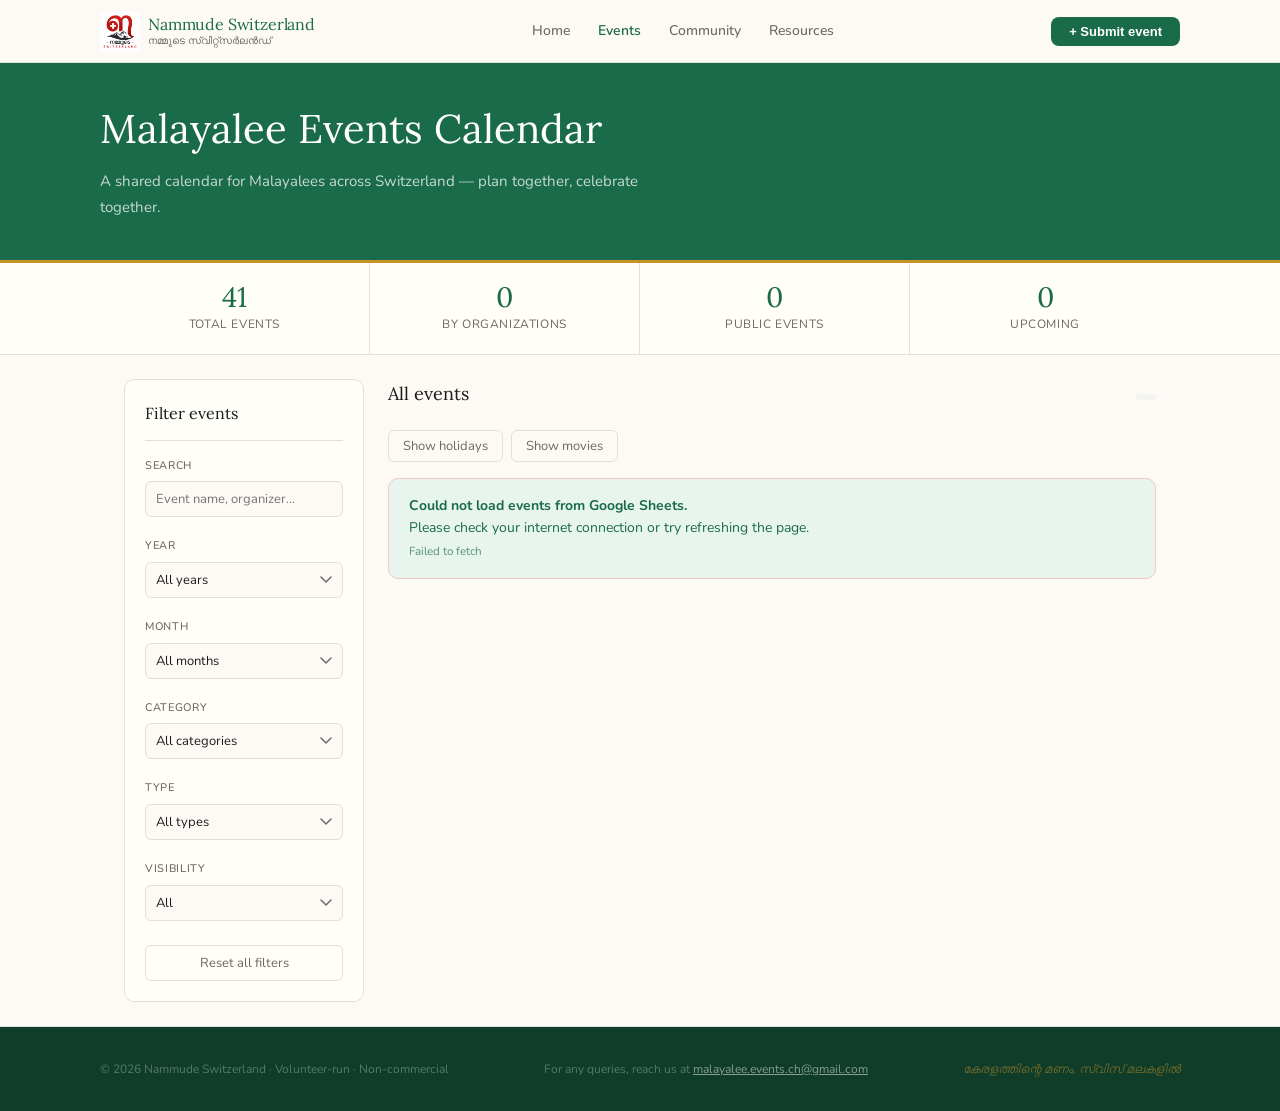
<file: malayalee-ch-events.html>
<!DOCTYPE html>
<html lang="en">
<head>
<meta charset="UTF-8">
<meta name="viewport" content="width=device-width, initial-scale=1.0">
<title>Events Calendar — Nammude Switzerland</title>
<meta name="description" content="Community events calendar for Malayalees across Switzerland. Find cultural, sports, religious and community events near you.">
<meta name="keywords" content="Malayalee events Switzerland, Kerala events Zurich, Indian community events Switzerland, Onam Switzerland, Malayalam events">
<meta name="robots" content="index, follow">
<meta property="og:type" content="website">
<meta property="og:title" content="Events Calendar — Nammude Switzerland">
<meta property="og:description" content="Community events calendar for Malayalees across Switzerland.">
<meta property="og:image" content="https://nammude-switzerland.netlify.app/logo.png">
<meta property="og:image:width" content="1080">
<meta property="og:image:height" content="1080">
<meta property="og:image:type" content="image/png">
<meta property="og:site_name" content="Nammude Switzerland">
<meta property="og:url" content="https://nammude-switzerland.netlify.app/malayalee-ch-events.html">
<link rel="canonical" href="https://nammude-switzerland.netlify.app/malayalee-ch-events.html">
<meta name="twitter:card" content="summary">
<meta name="twitter:title" content="Events Calendar — Nammude Switzerland">
<meta name="twitter:description" content="Community events calendar for Malayalees across Switzerland.">
<meta name="twitter:image" content="https://nammude-switzerland.netlify.app/logo.png">
<link rel="icon" type="image/png" href="logo.png">
<link rel="apple-touch-icon" href="logo.png">
<!-- Google tag (gtag.js) — only runs on Netlify, not GitHub Pages -->
<script async src="https://www.googletagmanager.com/gtag/js?id=G-9LV0D0EJVS"></script>
<script>
  window.dataLayer = window.dataLayer || [];
  function gtag(){dataLayer.push(arguments);}
  if (window.location.hostname === 'nammude-switzerland.netlify.app') {
    gtag('js', new Date());
    gtag('config', 'G-9LV0D0EJVS');
  }
</script>
<link rel="preconnect" href="https://fonts.googleapis.com">
<link rel="stylesheet" href="style.css">
<script src="config.js"></script>
<style>
:root {
  --green:        #1a6b4a;
  --green-mid:    #2d9b6a;
  --green-light:  #e8f5ee;
  --green-pale:   #f2faf6;
  --gold:         #c8922a;
  --gold-light:   #fdf3e2;
  --purple:       #6c3483;
  --purple-light: #f2eaf8;
  --blue:         #1a5276;
  --blue-light:   #e8f0f8;
  --red:          #c0392b;
  --red-light:    #fdecea;
  --gray:         #5a5a5a;
  --gray-light:   #f4f4f2;
  --cream:        #fdfaf5;
  --warm-white:   #fffef9;
  --border:       #e4e0d8;
  --text:         #1c1c1a;
  --text-muted:   #6b6860;
  --text-light:   #9a9790;
  --serif:        'Lora', Georgia, serif;
  --sans:         'Nunito', system-ui, sans-serif;
  --radius:       10px;
  --shadow-sm:    0 1px 4px rgba(0,0,0,0.07);
  --shadow-md:    0 4px 16px rgba(0,0,0,0.08);
}

*, *::before, *::after { box-sizing: border-box; margin: 0; padding: 0; }

body {
  font-family: var(--sans);
  font-size: 15px;
  color: var(--text);
  background: var(--cream);
  line-height: 1.7;
  -webkit-font-smoothing: antialiased;
}

/* Header */
/* Page hero */
.page-hero {
  background: var(--green);
  color: #fff;
  padding: 2rem 1.5rem 2.5rem;
  border-bottom: 3px solid var(--gold);
}
.hero-inner {
  max-width: 1080px;
  margin: 0 auto;
}
.page-hero h1 {
  font-family: var(--serif);
  font-size: clamp(28px, 4vw, 40px);
  font-weight: 400;
  margin-bottom: 6px;
}
.page-hero p {
  font-size: 15px;
  color: rgba(255,255,255,0.75);
  max-width: 600px;
}

/* Stats row */
.stats-row {
  background: var(--warm-white);
  border-bottom: 1px solid var(--border);
}
.stats-inner {
  max-width: 1080px;
  margin: 0 auto;
  display: grid;
  grid-template-columns: repeat(4, 1fr);
  divide: horizontal;
}
.stat-box {
  padding: 1.25rem 1.5rem;
  border-right: 1px solid var(--border);
  text-align: center;
}
.stat-box:last-child { border-right: none; }
.stat-n {
  font-family: var(--serif);
  font-size: 28px;
  color: var(--green);
  line-height: 1;
}
.stat-l {
  font-size: 12px;
  color: var(--text-muted);
  margin-top: 3px;
  text-transform: uppercase;
  letter-spacing: 0.05em;
}

/* Main layout */
.main-wrap {
  max-width: 1080px;
  margin: 0 auto;
  padding: 1.5rem;
  display: grid;
  grid-template-columns: 240px 1fr;
  gap: 1.5rem;
  align-items: start;
}

/* Sidebar filters */
.sidebar {
  background: var(--warm-white);
  border: 1px solid var(--border);
  border-radius: var(--radius);
  padding: 1.25rem;
  position: sticky;
  top: 1rem;
}
.sidebar h2 {
  font-family: var(--serif);
  font-size: 16px;
  font-weight: 400;
  color: var(--text);
  margin-bottom: 1rem;
  padding-bottom: 0.75rem;
  border-bottom: 1px solid var(--border);
}
.filter-group {
  margin-bottom: 1.25rem;
}
.filter-label {
  font-size: 11px;
  font-weight: 500;
  text-transform: uppercase;
  letter-spacing: 0.06em;
  color: var(--text-muted);
  margin-bottom: 6px;
  display: block;
}
.filter-group select,
.filter-group input[type="text"] {
  width: 100%;
  padding: 8px 10px;
  font-family: var(--sans);
  font-size: 13px;
  color: var(--text);
  background: var(--cream);
  border: 1px solid var(--border);
  border-radius: 6px;
  outline: none;
  appearance: none;
  -webkit-appearance: none;
  cursor: pointer;
  transition: border-color 0.15s;
}
.filter-group select:focus,
.filter-group input[type="text"]:focus {
  border-color: var(--green);
}
.filter-group select {
  background-image: url("data:image/svg+xml,%3Csvg xmlns='http://www.w3.org/2000/svg' width='12' height='8' viewBox='0 0 12 8'%3E%3Cpath d='M1 1l5 5 5-5' stroke='%236b6b68' stroke-width='1.5' fill='none' stroke-linecap='round'/%3E%3C/svg%3E");
  background-repeat: no-repeat;
  background-position: right 10px center;
  padding-right: 28px;
}
.reset-btn {
  width: 100%;
  padding: 8px;
  font-family: var(--sans);
  font-size: 13px;
  color: var(--text-muted);
  background: none;
  border: 1px solid var(--border);
  border-radius: 6px;
  cursor: pointer;
  margin-top: 0.25rem;
  transition: all 0.15s;
}
.reset-btn:hover { border-color: var(--green); color: var(--green); }

/* Submit button in sidebar */
.submit-cta {
  margin-top: 1.25rem;
  padding-top: 1.25rem;
  border-top: 1px solid var(--border);
}
.submit-cta-btn {
  display: block;
  width: 100%;
  padding: 10px;
  font-family: var(--sans);
  font-size: 13px;
  font-weight: 500;
  color: var(--warm-white);
  background: var(--green);
  border: none;
  border-radius: 6px;
  cursor: pointer;
  text-align: center;
  text-decoration: none;
  transition: background 0.15s;
}
.submit-cta-btn:hover { background: var(--green-mid); }
.submit-cta p {
  font-size: 12px;
  color: var(--text-muted);
  margin-top: 8px;
  line-height: 1.5;
}

/* Events list */
.events-area {}
.events-header {
  display: flex;
  align-items: center;
  justify-content: space-between;
  margin-bottom: 1rem;
}
.events-header h2 {
  font-family: var(--serif);
  font-size: 18px;
  font-weight: 400;
}
.count-badge {
  font-size: 13px;
  color: var(--text-muted);
  background: var(--gray-light);
  padding: 3px 10px;
  border-radius: 999px;
}

.month-group { margin-bottom: 2rem; }
.month-heading {
  font-family: var(--serif);
  font-size: 20px;
  font-weight: 400;
  color: var(--green);
  margin-bottom: 0.75rem;
  padding-bottom: 0.5rem;
  border-bottom: 2px solid var(--green-light);
  display: flex;
  align-items: baseline;
  gap: 0.5rem;
}
.month-count {
  font-family: var(--sans);
  font-size: 12px;
  color: var(--text-muted);
  font-weight: 400;
}

/* Event card */
.event-card {
  background: var(--warm-white);
  border: 1px solid var(--border);
  border-radius: var(--radius);
  padding: 0.65rem 1rem;
  margin-bottom: 6px;
  display: grid;
  grid-template-columns: 48px 1fr;
  gap: 0.75rem;
  align-items: center;
  position: relative;
  transition: border-color 0.15s, box-shadow 0.15s;
}
.event-card:hover {
  border-color: #b8d4c4;
  box-shadow: 0 2px 8px rgba(26,107,74,0.06);
}
.event-card.members-card { border-left: 3px solid #92400E; }

.date-box {
  text-align: center;
  background: var(--green-light);
  border-radius: 7px;
  padding: 4px 3px;
  flex-shrink: 0;
  min-width: 48px;
}
.date-box.holiday-date {
  background: var(--red-light);
}
.date-box.holiday-date .date-day { color: var(--red); }
.date-box.holiday-date .date-dow { color: var(--red); opacity: 0.75; }
.date-box.movie-date {
  background: var(--blue-light);
}
.date-box.movie-date .date-day { color: var(--blue); }
.date-box.movie-date .date-dow { color: var(--blue); opacity: 0.75; }

.event-body { display: flex; align-items: center; gap: 0.75rem; flex-wrap: wrap; }
.event-main { flex: 1; min-width: 0; }
.event-title {
  font-size: 14px;
  font-weight: 500;
  color: var(--text);
  line-height: 1.3;
  white-space: nowrap;
  overflow: hidden;
  text-overflow: ellipsis;
}
.event-title .event-org-inline {
  font-weight: 400;
  color: var(--text-muted);
}
.event-org-mobile { display: none; }
.event-org {
  font-size: 12px;
  color: var(--text-muted);
  white-space: nowrap;
  overflow: hidden;
  text-overflow: ellipsis;
}
.event-venue {
  font-size: 12px;
  color: var(--text-muted);
  display: flex;
  align-items: center;
  gap: 3px;
  white-space: nowrap;
}
.event-venue svg { opacity: 0.5; flex-shrink: 0; }
.event-time {
  font-size: 12px;
  color: var(--text-muted);
  margin-top: 2px;
  display: flex;
  align-items: center;
  gap: 3px;
}
.event-multiday {
  font-size: 11px;
  color: var(--gold);
  font-weight: 500;
}
.badges { display: flex; gap: 4px; flex-wrap: wrap; align-items: center; flex-shrink: 0; }

.badge {
  display: inline-block;
  padding: 2px 8px;
  border-radius: 999px;
  font-size: 11px;
  font-weight: 500;
  letter-spacing: 0.02em;
}
.b-holiday     { background: #F1F5F9;   color: #334155; }
.b-community   { background: #DCFCE7;   color: #166534; }
.b-cultural    { background: #EDE9FE;   color: #5B21B6; }
.b-religious   { background: #FFE4E6;   color: #9F1239; }
.b-sports      { background: #DBEAFE;   color: #1E40AF; }
.b-information { background: #F1F5F9;   color: #334155; }
.b-public      { background: #CCFBF1;   color: #0F766E; }
.b-members     { background: #FEF3C7;   color: #92400E; }
.b-govt        { background: #F1F5F9;   color: #334155; }
.b-movie     { background: #E0F2FE;   color: #0369A1; }

/* Filter toggle for mobile */
.filter-toggle-btn {
  display: none;
  align-items: center;
  gap: 6px;
  padding: 7px 16px;
  background: var(--warm-white);
  border: 1px solid var(--border);
  border-radius: var(--radius);
  font-family: var(--sans);
  font-size: 13px;
  font-weight: 500;
  color: var(--text-muted);
  cursor: pointer;
  transition: all 0.15s;
}
.filter-toggle-btn:hover { border-color: var(--green); color: var(--green); }
.filter-toggle-btn.active { background: var(--green-light); color: var(--green); border-color: var(--green); }
/* ── Card action menu ── */
.card-menu-wrap { position: relative; flex-shrink: 0; }
.card-menu-btn { background: none; border: none; cursor: pointer; font-size: 18px; color: var(--text-muted); padding: 2px 6px; border-radius: 4px; line-height: 1; transition: background 0.15s, color 0.15s; }
.card-menu-btn:hover { background: var(--gray-light); color: var(--text); }
.card-menu-dropdown { display: none; position: absolute; right: 0; top: 100%; margin-top: 4px; background: var(--warm-white); border: 1px solid var(--border); border-radius: var(--radius); box-shadow: var(--shadow-md); z-index: 20; min-width: 170px; overflow: hidden; }
.card-menu-dropdown.open { display: block; }
.card-menu-item { display: flex; align-items: center; gap: 8px; padding: 9px 14px; font-size: 13px; font-weight: 500; color: var(--text); cursor: pointer; border: none; background: none; width: 100%; text-align: left; transition: background 0.12s; font-family: var(--sans); }
.card-menu-item:hover { background: var(--gray-light); }
.card-menu-item.danger { color: var(--red); }
.card-menu-item.danger:hover { background: var(--red-light); }

.past-toggle-wrap {
  margin-bottom: 1rem;
  display: flex;
  gap: 8px;
  flex-wrap: wrap;
}
.past-toggle-btn {
  background: none;
  border: 1px solid var(--border);
  border-radius: 6px;
  padding: 6px 14px;
  font-family: var(--sans);
  font-size: 13px;
  color: var(--text-muted);
  cursor: pointer;
  transition: all 0.15s;
}
.past-toggle-btn:hover { border-color: var(--green); color: var(--green); }
.past-event-card { opacity: 0.45; }
.past-event-card:hover { opacity: 0.8; }

/* Loading & error states */
.loading-state {
  text-align: center;
  padding: 3rem 1rem;
  color: var(--text-muted);
}
.loading-spinner {
  width: 28px; height: 28px;
  border: 2.5px solid var(--border);
  border-top-color: var(--green);
  border-radius: 50%;
  animation: spin 0.7s linear infinite;
  margin: 0 auto 1rem;
}
@keyframes spin { to { transform: rotate(360deg); } }
.error-state {
  background: var(--green-light);
  border: 1px solid #f5c6c2;
  border-radius: var(--radius);
  padding: 1rem 1.25rem;
  font-size: 14px;
  color: var(--green);
  line-height: 1.6;
}
.last-updated {
  font-size: 11px;
  color: var(--text-muted);
  margin-top: 4px;
}
.no-results {
  text-align: center;
  padding: 3rem 1rem;
  color: var(--text-muted);
}
.no-results p { font-size: 15px; margin-bottom: 8px; }
.no-results small { font-size: 13px; }

/* ─── Submit Modal ─── */
.modal-backdrop {
  display: none;
  position: fixed;
  inset: 0;
  background: rgba(0,0,0,0.45);
  z-index: 100;
  padding: 1.5rem;
  overflow-y: auto;
}
.modal-backdrop.open { display: flex; align-items: flex-start; justify-content: center; }
.modal {
  background: var(--warm-white);
  border-radius: 12px;
  width: 100%;
  max-width: 560px;
  padding: 2rem;
  margin: auto;
  position: relative;
}
.modal-header {
  display: flex;
  align-items: flex-start;
  justify-content: space-between;
  margin-bottom: 1.5rem;
}
.modal-header h2 {
  font-family: var(--serif);
  font-size: 22px;
  font-weight: 400;
}
.modal-close {
  background: none;
  border: none;
  cursor: pointer;
  color: var(--text-muted);
  font-size: 20px;
  padding: 4px;
  line-height: 1;
}
.modal-close:hover { color: var(--text); }
.form-row { margin-bottom: 1rem; }
.form-row label {
  display: block;
  font-size: 12px;
  font-weight: 500;
  text-transform: uppercase;
  letter-spacing: 0.05em;
  color: var(--text-muted);
  margin-bottom: 5px;
}
.form-row input,
.form-row select,
.form-row textarea {
  width: 100%;
  padding: 9px 12px;
  font-family: var(--sans);
  font-size: 14px;
  color: var(--text);
  background: var(--cream);
  border: 1px solid var(--border);
  border-radius: 6px;
  outline: none;
  transition: border-color 0.15s;
}
.form-row input:focus,
.form-row select:focus,
.form-row textarea:focus { border-color: var(--green); }
.form-row textarea { height: 80px; resize: none; }
.form-2col { display: grid; grid-template-columns: 1fr 1fr; gap: 12px; }
.form-note {
  font-size: 12px;
  color: var(--text-muted);
  margin-top: 5px;
  line-height: 1.5;
}
.conflict-alert {
  background: #fff3cd;
  border: 2px solid var(--gold);
  border-left: 5px solid var(--gold);
  border-radius: 8px;
  padding: 14px 16px;
  font-size: 13px;
  color: var(--text);
  margin-bottom: 1rem;
  display: none;
  line-height: 1.6;
  animation: fadeUp 0.2s ease;
}
.conflict-alert-header {
  display: flex;
  align-items: center;
  gap: 8px;
  font-weight: 700;
  color: #7a5a10;
  margin-bottom: 10px;
  font-size: 14px;
  text-transform: uppercase;
  letter-spacing: 0.04em;
}
.conflict-alert-icon {
  width: 22px; height: 22px;
  background: var(--gold);
  border-radius: 50%;
  display: flex; align-items: center; justify-content: center;
  color: #fff;
  font-size: 13px;
  font-weight: 700;
  flex-shrink: 0;
}
.conflict-event-item {
  background: rgba(200,146,42,0.12);
  border: 1px solid rgba(200,146,42,0.3);
  border-radius: 6px;
  padding: 8px 12px;
  margin-bottom: 6px;
  display: flex;
  align-items: center;
  gap: 8px;
}
.conflict-event-item:last-child { margin-bottom: 0; }
.conflict-event-dot {
  width: 7px; height: 7px;
  border-radius: 50%;
  background: var(--gold);
  flex-shrink: 0;
}
.conflict-event-name { font-weight: 600; color: var(--text); font-size: 13px; }
.conflict-event-org  { font-size: 12px; color: var(--text-muted); margin-top: 1px; }
.conflict-footer {
  margin-top: 10px;
  padding-top: 8px;
  border-top: 1px solid rgba(200,146,42,0.25);
  font-size: 12px;
  color: #7a5a10;
}
.conflict-alert strong { font-weight: 600; }
.submit-form-btn {
  width: 100%;
  padding: 12px;
  font-family: var(--sans);
  font-size: 15px;
  font-weight: 500;
  color: var(--warm-white);
  background: var(--green);
  border: none;
  border-radius: 8px;
  cursor: pointer;
  transition: background 0.15s;
  margin-top: 0.5rem;
}
.submit-form-btn:hover { background: var(--green-mid); }
.success-banner {
  background: var(--green-light);
  border: 1px solid #b8d4c4;
  border-radius: 8px;
  padding: 14px 16px;
  font-size: 14px;
  color: var(--green);
  text-align: center;
  display: none;
  line-height: 1.6;
}


/* Footer */
.site-footer {
  background: #0f3d2a;
  border-top: 1px solid var(--border);
  padding: 2rem 1.5rem;
  text-align: center;
  color: rgba(255,255,255,0.45);
  font-size: 13px;
}
.site-footer strong { color: rgba(255,255,255,0.85); font-weight: 500; }
.footer-copy { font-size: 12px; color: rgba(255,255,255,0.3); }
.kasavu-text { font-size: 12px; color: rgba(200,146,42,0.5); font-style: italic; }

/* Responsive */
@media (max-width: 720px) {
  .nav-links { display: none; }
  .nav-brand-sub { display: none; }
  .nav-cta { padding: 6px 12px; font-size: 12px; }
  .page-hero { padding: 1rem 1rem 1.25rem; }
  .page-hero h1 { font-size: 22px; white-space: nowrap; overflow: hidden; text-overflow: ellipsis; margin-bottom: 4px; }
  .page-hero p { font-size: 13px; }
  .stats-inner { grid-template-columns: repeat(4, 1fr); }
  .stat-box { padding: 0.6rem 0.25rem; border-right: 1px solid var(--border); }
  .stat-box:last-child { border-right: none; }
  .stat-box:nth-child(3) { border-top: none; }
  .stat-box:nth-child(4) { border-top: none; }
  .stat-n { font-size: 18px; }
  .stat-l { font-size: 9px; letter-spacing: 0.04em; }
  .main-wrap { grid-template-columns: 1fr; padding: 1rem; gap: 0.75rem; }
  /* Sidebar hidden by default on mobile */
  .sidebar { position: static; display: none; margin-bottom: 0.75rem; }
  .sidebar.mobile-visible { display: block; }
  /* Show filter toggle on mobile */
  .filter-toggle-btn { display: flex; }
  .event-card { padding: 0.75rem 2.5rem 0.75rem 0.75rem; overflow: hidden; position: relative; }
  .event-body { flex-direction: column; align-items: flex-start; gap: 3px; min-width: 0; width: 100%; overflow: hidden; }
  .event-main { min-width: 0; width: 100%; }
  .event-title { white-space: nowrap; overflow: hidden; text-overflow: ellipsis; padding-right: 0.5rem; }
  .event-title .event-org-inline { display: none; }
  .event-org-mobile { display: block; font-size: 12px; color: var(--text-muted); white-space: nowrap; overflow: hidden; text-overflow: ellipsis; }
  .event-venue { white-space: nowrap; overflow: hidden; text-overflow: ellipsis; max-width: 100%; }
  .badges { margin-top: 4px; flex-wrap: wrap; width: 100%; }
  .card-menu-wrap { position: absolute; top: 0.6rem; right: 0.5rem; }
  .main-wrap { overflow-x: hidden; }
  .modal-backdrop { padding: 0; align-items: flex-end; }
  .modal { border-radius: 14px 14px 0 0; max-width: 100%; max-height: 92vh; overflow-y: auto; padding: 1.5rem 1rem; }
  .form-2col { grid-template-columns: 1fr; gap: 0; }
  .form-row input, .form-row select, .form-row textarea { font-size: 16px; }
  .month-heading { font-size: 17px; }
  .events-header { flex-direction: column; align-items: flex-start; gap: 6px; }
}

@media (max-width: 400px) {
  .stat-n { font-size: 22px; }
  .stat-l { font-size: 10px; }
  .nav-brand-main { font-size: 15px; }
}
</style>
</head>
<body>

<!-- Nav -->
<nav class="nav">
  <div class="nav-inner">
    <a href="index.html" class="nav-brand">
      <img src="logo.png" alt="Nammude Switzerland" class="nav-logo">
      <div class="nav-brand-text">
        <span class="nav-brand-main">Nammude Switzerland</span>
        <span class="nav-brand-sub">നമ്മുടെ സ്വിറ്റ്സർലൻഡ്</span>
      </div>
    </a>
    <ul class="nav-links">
      <li><a href="index.html">Home</a></li>
      <li><a href="malayalee-ch-events.html" class="active">Events</a></li>
      <li><a href="#">Community</a></li>
      <li><a href="#">Resources</a></li>
    </ul>
    <button class="nav-cta" onclick="openModal()">+ Submit event</button>
  </div>
</nav>

<!-- Hero -->
<div class="page-hero">
  <div class="hero-inner">
    <h1>Malayalee Events Calendar</h1>
    <p>A shared calendar for Malayalees across Switzerland — plan together, celebrate together.</p>
  </div>
</div>

<!-- Stats -->
<div class="stats-row">
  <div class="stats-inner">
    <div class="stat-box"><div class="stat-n" id="s-total">41</div><div class="stat-l">Total events</div></div>
    <div class="stat-box"><div class="stat-n" id="s-orgs">0</div><div class="stat-l">By organizations</div></div>
    <div class="stat-box"><div class="stat-n" id="s-public">0</div><div class="stat-l">Public events</div></div>
    <div class="stat-box"><div class="stat-n" id="s-upcoming">0</div><div class="stat-l">Upcoming</div></div>
  </div>
</div>

<!-- Main -->
<div class="main-wrap">

  <!-- Sidebar -->
  <aside class="sidebar">
    <h2>Filter events</h2>

    <div class="filter-group">
      <label class="filter-label">Search</label>
      <input type="text" id="f-search" placeholder="Event name, organizer…" oninput="renderEvents()">
    </div>

    <div class="filter-group">
      <label class="filter-label">Year</label>
      <select id="f-year" onchange="renderEvents()">
        <option value="">All years</option>
      </select>
    </div>

    <div class="filter-group">
      <label class="filter-label">Month</label>
      <select id="f-month" onchange="renderEvents()">
        <option value="">All months</option>
        <option>January</option><option>February</option><option>March</option>
        <option>April</option><option>May</option><option>June</option>
        <option>July</option><option>August</option><option>September</option>
        <option>October</option><option>November</option><option>December</option>
      </select>
    </div>

    <div class="filter-group">
      <label class="filter-label">Category</label>
      <select id="f-cat" onchange="renderEvents()">
        <option value="">All categories</option>
        <option>Holiday</option>
        <option>Community</option>
        <option>Cultural</option>
        <option>Religious</option>
        <option>Sports</option>
        <option>Movie</option>
        <option>Information</option>
      </select>
    </div>

    <div class="filter-group">
      <label class="filter-label">Type</label>
      <select id="f-type" onchange="renderEvents()">
        <option value="">All types</option>
        <option>Organization</option>
        <option>Government</option>
        <option>General</option>
      </select>
    </div>

    <div class="filter-group">
      <label class="filter-label">Visibility</label>
      <select id="f-vis" onchange="renderEvents()">
        <option value="">All</option>
        <option value="Public">Public only</option>
        <option value="Members only">Members only</option>
      </select>
    </div>

    <button class="reset-btn" onclick="resetFilters()">Reset all filters</button>
  </aside>

  <!-- Events list -->
  <main class="events-area">
    <div class="events-header">
      <div>
        <div style="display:flex;align-items:center;gap:10px;">
          <h2>All events</h2>
          <button class="filter-toggle-btn" id="filter-toggle-btn" onclick="toggleFilterSidebar()">Show Filters</button>
        </div>
        <div class="last-updated" id="last-updated"></div>
      </div>
      <span class="count-badge" id="count-label"></span>
    </div>
    <div class="past-toggle-wrap">
      <button class="past-toggle-btn" id="past-toggle-btn" onclick="togglePast()" style="display:none;">Show past events</button>
      <button class="past-toggle-btn" id="holiday-toggle-btn" onclick="toggleHolidays()">Show holidays</button>
      <button class="past-toggle-btn" id="movie-toggle-btn" onclick="toggleMovies()">Show movies</button>
    </div>
    <div id="events-list"></div>
  </main>
</div>

<!-- Submit Modal -->
<div class="modal-backdrop" id="modal-backdrop" onclick="handleBackdropClick(event)">
  <div class="modal">
    <div class="modal-header">
      <h2>Submit an event</h2>
      <button class="modal-close" onclick="closeModal()">&#x2715;</button>
    </div>
<div id="submit-form">
      <form id="event-form" onsubmit="submitEvent(event)">
        <p style="display:none;"><label>Don't fill this out: <input name="bot-field" id="bot-field"></label></p>

      <div class="form-row">
        <label>Event name *</label>
        <input type="text" id="f-name" name="event-name" placeholder="e.g. Onam Celebration 2026" oninput="checkConflict()" required>
      </div>

      <div class="form-2col">
        <div class="form-row">
          <label>Start date *</label>
          <input type="date" id="f-startdate" name="start-date" onchange="checkConflict()" required>
        </div>
        <div class="form-row">
          <label>End date</label>
          <input type="date" id="f-enddate" name="end-date">
        </div>
      </div>

      <div class="conflict-alert" id="conflict-alert"></div>

      <div class="form-row">
        <label>Time <span style="font-weight:300;font-size:11px;color:var(--text-muted)">(optional — required for movie screenings)</span></label>
        <input type="time" id="f-time" name="time">
        <p class="form-note">Format: HH:MM e.g. 18:30. Leave blank if not applicable.</p>
      </div>

      <div class="form-2col">
        <div class="form-row">
          <label>Category *</label>
          <select id="f-fcat" name="category" required onchange="handleCategoryChange(this.value)">
            <option value="">Select…</option>
            <option>Community</option>
            <option>Cultural</option>
            <option>Religious</option>
            <option>Sports</option>
            <option>Movie</option>
            <option>Holiday</option>
            <option>Information</option>
          </select>
        </div>
        <div class="form-row">
          <label>Visibility *</label>
          <select id="f-fvis" name="visibility">
            <option value="Public">Public</option>
            <option value="Members only">Members only</option>
          </select>
        </div>
      </div>

      <div class="form-row">
        <label>Organizer / organization *</label>
        <input type="text" id="f-forg" name="organizer" placeholder="e.g. Bharatheeya Kalalayam or your name" required>
      </div>

      <div class="form-row">
        <label>Venue / location</label>
        <input type="text" id="f-fvenue" name="venue" placeholder="e.g. Gemeindehaus, Steinhausen / Zug">
      </div>

      <div class="form-row">
        <label>Canton</label>
        <select id="f-fcanton" name="canton">
          <option value="">Select canton…</option>
          <option>Aargau</option><option>Appenzell Ausserrhoden</option><option>Appenzell Innerrhoden</option>
          <option>Basel-Landschaft</option><option>Basel-Stadt</option><option>Bern</option>
          <option>Fribourg</option><option>Geneva</option><option>Glarus</option>
          <option>Graubünden</option><option>Jura</option><option>Lucerne</option>
          <option>Nidwalden</option><option>Obwalden</option><option>Schaffhausen</option>
          <option>Schwyz</option><option>Solothurn</option><option>St. Gallen</option>
          <option>Thurgau</option><option>Ticino</option><option>Uri</option>
          <option>Valais</option><option>Vaud</option><option>Zug</option>
          <option>Zurich</option><option>Switzerland-wide</option>
        </select>
      </div>

      <div class="form-row">
        <label>Description / notes</label>
        <textarea id="f-fdesc" name="description" placeholder="Any additional details about the event…"></textarea>
      </div>

      <div class="form-row">
        <label>Your contact email *</label>
        <input type="email" id="f-femail" name="email" placeholder="your@email.com" required>
        <p class="form-note">Your email is only used by the admin team to follow up. It will not be published.</p>
      </div>

      <button type="submit" class="submit-form-btn" id="submit-form-btn">Submit for review</button>
      </form>
    </div>

    <div class="success-banner" id="success-banner">
      Your event has been submitted successfully.<br>
      The admin team will review it and add it to the calendar. Thank you!
    </div>
  </div>
</div>

<!-- Edit Request Modal -->
<div class="modal-backdrop" id="edit-modal" onclick="if(event.target===this)closeEditModal()">
  <div class="modal">
    <div class="modal-header">
      <h2 class="modal-title">Request an edit</h2>
      <button class="modal-close" onclick="closeEditModal()">✕</button>
    </div>
    <p class="form-note" style="margin-bottom:1rem;">Your request will be reviewed by the admin team. Only accurate corrections will be applied.</p>
    <div id="edit-form">
      <input type="hidden" id="edit-event-id">
    <input type="hidden" id="edit-event-date">
    <input type="hidden" id="edit-event-time">
      <div class="form-row">
        <label>Event</label>
        <input type="text" id="edit-event-name" disabled style="opacity:0.6;">
      </div>
      <div class="form-row">
        <label>What needs to be changed? *</label>
        <textarea id="edit-changes" placeholder="e.g. Venue has changed to Gemeindehaus Zug. New date is 15.06.2026." rows="4" required></textarea>
      </div>
      <div class="form-row">
        <label>Your name</label>
        <input type="text" id="edit-name" placeholder="Your name">
      </div>
      <div class="form-row">
        <label>Your email *</label>
        <input type="email" id="edit-email" placeholder="your@email.com" required>
      </div>
      <button class="submit-form-btn" id="edit-submit-btn" onclick="submitEditRequest()">Send edit request</button>
    </div>
    <div class="success-banner" id="edit-success" style="display:none;">
      Your edit request has been sent. The admin team will review and apply the changes if accurate. Thank you!
    </div>
  </div>
</div>

<!-- Delete Request Modal -->
<div class="modal-backdrop" id="delete-modal" onclick="if(event.target===this)closeDeleteModal()">
  <div class="modal">
    <div class="modal-header">
      <h2 class="modal-title" style="color:var(--red);">Request deletion</h2>
      <button class="modal-close" onclick="closeDeleteModal()">✕</button>
    </div>
    <p class="form-note" style="margin-bottom:1rem;">Deletion requests are reviewed by the admin before anything is removed.</p>
    <div id="delete-form">
      <input type="hidden" id="delete-event-id">
    <input type="hidden" id="delete-event-date">
    <input type="hidden" id="delete-event-time">
      <div class="form-row">
        <label>Event</label>
        <input type="text" id="delete-event-name" disabled style="opacity:0.6;">
      </div>
      <div class="form-row">
        <label>Reason for deletion *</label>
        <textarea id="delete-reason" placeholder="e.g. Event has been cancelled." rows="3" required></textarea>
      </div>
      <div class="form-row">
        <label>Your name</label>
        <input type="text" id="delete-name" placeholder="Your name">
      </div>
      <div class="form-row">
        <label>Your email *</label>
        <input type="email" id="delete-email" placeholder="your@email.com" required>
      </div>
      <button class="submit-form-btn" id="delete-submit-btn" style="background:var(--red);" onclick="submitDeleteRequest()">Send deletion request</button>
    </div>
    <div class="success-banner" id="delete-success" style="display:none;">
      Your deletion request has been sent. The admin team will review it. Thank you!
    </div>
  </div>
</div>

<!-- Footer -->
<footer class="site-footer">
  <div style="max-width:1080px;margin:0 auto;display:flex;align-items:center;justify-content:space-between;flex-wrap:wrap;gap:0.75rem;">
    <span class="footer-copy">© 2026 Nammude Switzerland · Volunteer-run · Non-commercial</span>
    <span class="footer-copy">For any queries, reach us at <a href="mailto:malayalee.events.ch@gmail.com" style="color:rgba(255,255,255,0.5);text-decoration:underline;">malayalee.events.ch@gmail.com</a></span>
    <span class="kasavu-text">കേരളത്തിന്റെ മണം, സ്വിസ് മലകളിൽ</span>
  </div>
</footer>

<script>
// ─── Google Sheets live integration ───────────────────────────────────────
const SHEET_ID   = CONFIG.SHEET_ID;
const SHEET_NAME = CONFIG.SHEET_NAME;
const CSV_URL    = `https://docs.google.com/spreadsheets/d/${SHEET_ID}/export?format=csv&sheet=${encodeURIComponent(SHEET_NAME)}`;

const MONTHS_ORDER = ['January','February','March','April','May','June','July','August','September','October','November','December'];
const DOW_NAMES    = ['Sunday','Monday','Tuesday','Wednesday','Thursday','Friday','Saturday'];

let EVENTS = [];  // populated from sheet
let showPast     = false;
let showHolidays = false;
let showMovies   = false;
// Parse DD.MM.YYYY → YYYY-MM-DD
function parseDate(str) {
  if (!str) return '';
  const p = str.trim().split('.');
  if (p.length === 3) return `${p[2]}-${p[1].padStart(2,'0')}-${p[0].padStart(2,'0')}`;
  return str.trim();
}

function getYear(dateStr)  { return dateStr ? dateStr.split('-')[0] : ''; }
function getMonth(dateStr) {
  if (!dateStr) return '';
  return MONTHS_ORDER[parseInt(dateStr.split('-')[1]) - 1] || '';
}
function getDow(dateStr) {
  if (!dateStr) return '';
  const d = new Date(dateStr + 'T00:00:00');
  return DOW_NAMES[d.getDay()];
}

// Parse CSV text respecting quoted fields
function parseCSV(text) {
  const lines   = text.trim().split('\n');
  const headers = splitCSVLine(lines[0]).map(h => h.replace(/^"|"$/g, '').trim());
  console.log('Sheet headers detected:', headers);
  return lines.slice(1).map(line => {
    const vals = splitCSVLine(line);
    const obj  = {};
    headers.forEach((h, i) => { obj[h] = (vals[i] || '').replace(/^"|"$/g, '').trim(); });
    return obj;
  });
}
function splitCSVLine(line) {
  const result = []; let cur = ''; let inQ = false;
  for (let i = 0; i < line.length; i++) {
    const c = line[i];
    if (c === '"') { inQ = !inQ; }
    else if (c === ',' && !inQ) { result.push(cur); cur = ''; }
    else { cur += c; }
  }
  result.push(cur);
  return result;
}

function rowToEvent(row, idx) {
  const start = parseDate(row['Start Date']);
  const end   = parseDate(row['End Date']) || start;
  if (!start) return null;
  const d = new Date(start + 'T00:00:00');
  const MONTHS_LIST = ['January','February','March','April','May','June','July','August','September','October','November','December'];
  const DAYS_LIST   = ['Sunday','Monday','Tuesday','Wednesday','Thursday','Friday','Saturday'];

  // Try both possible column name variants for organizer
  const org = (row['Organizer / Org Name'] || row['Organizer/Org Name'] || row['Organizer'] || '').trim();
  const type = (row['Type'] || '').trim();
  const cat  = (row['Category'] || '').trim();

  return {
    id:     idx,
    start,
    end,
    year:   start.split('-')[0],
    month:  (row['Month'] || MONTHS_LIST[d.getMonth()]).trim(),
    dow:    (row['Day']   || DAYS_LIST[d.getDay()]).trim(),
    type,
    cat,
    org,
    name:   (row['Event Name'] || '').trim(),
    time:   (row['Time']  || '').trim(),
    venue:  (row['Venue'] || '').trim(),
    vis:    (row['Visibility'] || 'Public').trim(),
    status: (row['Status'] || '').trim(),
  };
}

async function loadSheet() {
  const list = document.getElementById('events-list');
  list.innerHTML = '<div class="loading-state"><div class="loading-spinner"></div><p>Loading events…</p></div>';
  document.getElementById('count-label').textContent = '';

  try {
    const res = await fetch(CSV_URL);
    if (!res.ok) throw new Error(`HTTP ${res.status}`);
    const text = await res.text();
    const rows = parseCSV(text);
    EVENTS = rows.map((r, i) => rowToEvent(r, i)).filter(Boolean);
    console.log('Total events loaded:', EVENTS.length);
    console.log('Types found:', [...new Set(EVENTS.map(e => e.type))]);
    console.log('Sample event:', EVENTS[0]);

    // Populate year filter dynamically
    const years = [...new Set(EVENTS.map(e => e.year))].sort();
    const ySelect = document.getElementById('f-year');
    ySelect.innerHTML = '<option value="">All years</option>';
    years.forEach(y => {
      const opt = document.createElement('option');
      opt.value = y;
      opt.textContent = y;
      ySelect.appendChild(opt);
    });
    // Default to current year if present
    const thisYear = new Date().getFullYear().toString();
    if (years.includes(thisYear)) ySelect.value = thisYear;

    const now = new Date();
    document.getElementById('last-updated').textContent =
      `Updated ${now.toLocaleDateString('en-CH', {day:'numeric',month:'short',year:'numeric'})} at ${now.toLocaleTimeString('en-CH',{hour:'2-digit',minute:'2-digit'})}`;

    updateStats();
    renderEvents();
  } catch (err) {
    list.innerHTML = `<div class="error-state">
      <strong>Could not load events from Google Sheets.</strong><br>
      Please check your internet connection or try refreshing the page.<br>
      <small style="opacity:0.7">${err.message}</small>
    </div>`;
  }
}

const TODAY = new Date().toISOString().split('T')[0];

const CAT_CLASS = {
  Holiday:'b-holiday', Community:'b-community', Cultural:'b-cultural',
  Religious:'b-religious', Sports:'b-sports', Movie:'b-movie', Information:'b-information'
};

function getDay(dateStr) { return parseInt(dateStr.split('-')[2]); }
function isMultiDay(e) { return e.start !== e.end; }
function formatDateRange(e) {
  if (!isMultiDay(e)) return '';
  const s = new Date(e.start+'T00:00:00'), en = new Date(e.end+'T00:00:00');
  const months = ['Jan','Feb','Mar','Apr','May','Jun','Jul','Aug','Sep','Oct','Nov','Dec'];
  return `${s.getDate()} – ${en.getDate()} ${months[en.getMonth()]}`;
}

function toggleFilterSidebar() {
  const sidebar = document.querySelector('.sidebar');
  const btn     = document.getElementById('filter-toggle-btn');
  sidebar.classList.toggle('mobile-visible');
  btn.classList.toggle('active');
  btn.textContent = sidebar.classList.contains('mobile-visible') ? 'Hide Filters' : 'Show Filters';
}

function togglePast() {
  showPast = !showPast;
  document.getElementById('past-toggle-btn').textContent = showPast ? 'Hide past events' : 'Show past events';
  renderEvents();
}

function toggleMovies() {
  showMovies = !showMovies;
  document.getElementById('movie-toggle-btn').textContent = showMovies ? 'Hide movies' : 'Show movies';
  renderEvents();
}

function toggleHolidays() {
  showHolidays = !showHolidays;
  document.getElementById('holiday-toggle-btn').textContent = showHolidays ? 'Hide holidays' : 'Show holidays';
  renderEvents();
}

function renderEvents() {
  const fy = document.getElementById('f-year').value;
  const fm = document.getElementById('f-month').value;
  const fc = document.getElementById('f-cat').value;
  const ft = document.getElementById('f-type').value;
  const fv = document.getElementById('f-vis').value;
  const fs = document.getElementById('f-search').value.toLowerCase().trim();

  const filtered = EVENTS.filter(e => {
    if (!showPast && e.start < TODAY) return false;
    if (fy && e.year !== fy) return false;
    if (fm && e.month !== fm) return false;
    if (!showHolidays && fc === '' && (e.cat === 'Holiday' || e.type === 'Government' || e.type === 'General') && e.cat !== 'Movie') return false;
    if (!showMovies && fc === '' && e.cat === 'Movie') return false;
    if (fc && e.cat !== fc) return false;
    if (ft && e.type !== ft) return false;
    if (fv && e.vis !== fv) return false;
    if (fs && !e.name.toLowerCase().includes(fs) && !e.org.toLowerCase().includes(fs) && !e.venue.toLowerCase().includes(fs)) return false;
    return true;
  });

  const hasPast = EVENTS.filter(e => fy ? e.year === fy : true).some(e => e.start < TODAY);
  document.getElementById('past-toggle-btn').style.display = hasPast ? '' : 'none';
  document.getElementById('count-label').textContent = filtered.length + ' event' + (filtered.length !== 1 ? 's' : '');

  const list = document.getElementById('events-list');
  if (!filtered.length) {
    list.innerHTML = '<div class="no-results"><p>No events match your filters.</p><small>Try adjusting or resetting the filters.</small></div>';
    return;
  }

  const byMonth = {};
  filtered.forEach(e => {
    const key = `${e.year}-${MONTHS_ORDER.indexOf(e.month).toString().padStart(2,'0')}`;
    if (!byMonth[key]) byMonth[key] = { label: `${e.month} ${e.year}`, events: [] };
    byMonth[key].events.push(e);
  });

  // Sort events within each month by start date then time
  Object.values(byMonth).forEach(group => {
    group.events.sort((a, b) => {
      const dateCmp = a.start.localeCompare(b.start);
      if (dateCmp !== 0) return dateCmp;
      // Same date — sort by time
      const tA = a.time || '99:99';
      const tB = b.time || '99:99';
      return tA.localeCompare(tB);
    });
  });

  let html = '';
  Object.keys(byMonth).sort().forEach(key => {
    const { label, events: evs } = byMonth[key];
    html += `<div class="month-group">
      <div class="month-heading">${label} <span class="month-count">${evs.length} event${evs.length!==1?'s':''}</span></div>`;
    evs.forEach(e => {
      const day     = getDay(e.start);
      const isPast  = e.start < TODAY;
      const orgDisplay = e.org || (e.type === 'Government' ? 'Swiss Federation' : '');
      const titleLine  = orgDisplay
        ? `<div class="event-title">${e.name} <span class="event-org-inline" style="font-weight:400;color:var(--text-muted)">· ${orgDisplay}</span></div><div class="event-org-mobile">${orgDisplay}</div>`
        : `<div class="event-title">${e.name}</div>`;

      const mapsUrl   = e.venue ? `https://www.google.com/maps/search/?api=1&query=${encodeURIComponent(e.venue + ' Switzerland')}` : '';
      const venueSvg  = `<svg width="10" height="10" viewBox="0 0 12 12" fill="none"><path d="M6 1C4.34 1 3 2.34 3 4c0 2.5 3 7 3 7s3-4.5 3-7c0-1.66-1.34-3-3-3zm0 4a1 1 0 110-2 1 1 0 010 2z" fill="currentColor"/></svg>`;
      const venueHtml = e.venue ? `<div class="event-venue">
        <a href="${mapsUrl}" target="_blank" rel="noopener" style="display:flex;align-items:center;gap:3px;color:inherit;text-decoration:none;" onmouseover="this.style.textDecoration='underline'" onmouseout="this.style.textDecoration='none'">
          ${venueSvg}${e.venue}
        </a></div>` : '';
      const timeHtml  = e.time ? `<div class="event-time">🕐 ${e.time}</div>` : '';
      const multiday  = isMultiDay(e) ? `<span class="event-multiday">${formatDateRange(e)}</span>` : '';
      const visBadge  = e.vis === 'Public'
        ? `<span class="badge b-public">Public</span>`
        : `<span class="badge b-members">Members</span>`;
      const cardClass = [
        e.vis === 'Members only' ? 'members-card' : '',
        isPast ? 'past-event-card' : ''
      ].filter(Boolean).join(' ');
      const govtBadge  = e.type === 'Government' ? '<span class="badge b-govt">Swiss holiday</span>' : '';
      const multiBadge = isMultiDay(e) ? '<span class="badge b-multiday">Multi-day</span>' : '';

      html += `<div class="event-card ${cardClass}">
        <div class="date-box${e.cat === 'Movie' ? ' movie-date' : (e.cat === 'Holiday' || e.type === 'Government' || e.type === 'General' ? ' holiday-date' : '')}">
          <div class="date-day">${day}</div>
          <div class="date-dow">${(e.dow||'').substring(0,3)}</div>
        </div>
        <div class="event-body">
          <div class="event-main">
            ${titleLine}${venueHtml}${timeHtml}${multiday}
          </div>
          <div class="badges">
            <span class="badge ${CAT_CLASS[e.cat]||'b-information'}">${e.cat}</span>
            ${visBadge}${govtBadge}${multiBadge}
          </div>
          <div class="card-menu-wrap">
            <button class="card-menu-btn" onclick="toggleCardMenu(event, 'menu-${e.id}')">⋯</button>
            <div class="card-menu-dropdown" id="menu-${e.id}">
              <button class="card-menu-item" onclick="openEditRequest(${e.id}, '${e.name.replace(/'/g,"\'")}', '${e.start}', '${e.time}')">✏️ Request edit</button>
              <button class="card-menu-item danger" onclick="openDeleteRequest(${e.id}, '${e.name.replace(/'/g,"\'")}', '${e.start}', '${e.time}')">🗑 Request deletion</button>
            </div>
          </div>
        </div>
      </div>`;
    });
    html += '</div>';
  });
  list.innerHTML = html;
}

function updateStats() {
  const fy = document.getElementById('f-year') ? document.getElementById('f-year').value : '';
  const subset = fy ? EVENTS.filter(e => e.year === fy) : EVENTS;
  document.getElementById('s-total').textContent    = subset.length;
  document.getElementById('s-orgs').textContent     = subset.filter(e => e.type === 'Organization').length;
  document.getElementById('s-public').textContent   = subset.filter(e => e.vis === 'Public').length;
  document.getElementById('s-upcoming').textContent = subset.filter(e => e.start >= TODAY).length;
}

function resetFilters() {
  ['f-month','f-cat','f-type','f-vis'].forEach(id => document.getElementById(id).value = '');
  document.getElementById('f-search').value = '';
  showHolidays = false;
  showMovies   = false;
  document.getElementById('holiday-toggle-btn').textContent = 'Show holidays';
  document.getElementById('movie-toggle-btn').textContent   = 'Show movies';
  const thisYear = new Date().getFullYear().toString();
  const ySelect  = document.getElementById('f-year');
  const hasYear  = [...ySelect.options].some(o => o.value === thisYear);
  ySelect.value  = hasYear ? thisYear : '';
  renderEvents();
}

function openModal() {
  document.getElementById('modal-backdrop').classList.add('open');
  document.body.style.overflow = 'hidden';
}
function closeModal() {
  document.getElementById('modal-backdrop').classList.remove('open');
  document.body.style.overflow = '';
  // Reset conflict state
  document.getElementById('conflict-alert').style.display = 'none';
  const btn = document.getElementById('submit-form-btn');
  if (btn) { btn.disabled = false; btn.style.opacity = '1'; }
}
function handleBackdropClick(e) {
  if (e.target === document.getElementById('modal-backdrop')) closeModal();
}

function handleCategoryChange(val) {
  const visSelect = document.getElementById('f-fvis');

  if (val === 'Holiday' || val === 'Information' || val === 'Movie') {
    visSelect.innerHTML = '<option value="Public">Public</option>';
    visSelect.disabled = true;
    visSelect.style.opacity = '0.6';
    visSelect.style.cursor  = 'not-allowed';
  } else {
    visSelect.innerHTML = `
      <option value="Public">Public</option>
      <option value="Members only">Members only</option>`;
    visSelect.disabled = false;
    visSelect.style.opacity = '1';
    visSelect.style.cursor  = 'pointer';
  }
}

function checkConflict() {
  const date    = document.getElementById('f-startdate').value;
  const alertEl = document.getElementById('conflict-alert');
  const submitBtn = document.getElementById('submit-form-btn');

  if (!date) {
    alertEl.style.display = 'none';
    submitBtn.disabled    = false;
    submitBtn.style.opacity = '1';
    return;
  }

  const conflicts = EVENTS.filter(e => {
    // Check if submitted date falls within any existing event's date range
    return e.type === 'Organization' && date >= e.start && date <= e.end;
  });

  if (conflicts.length) {
    const selectedDate = new Date(date + 'T00:00:00');
    const formatted = selectedDate.toLocaleDateString('en-CH', { weekday:'long', day:'numeric', month:'long', year:'numeric' });

    const items = conflicts.map(e => {
      const isMulti = e.start !== e.end;
      const dateLabel = isMulti
        ? `${new Date(e.start+'T00:00:00').toLocaleDateString('en-CH',{day:'numeric',month:'short'})} – ${new Date(e.end+'T00:00:00').toLocaleDateString('en-CH',{day:'numeric',month:'short'})}`
        : '';
      return `<div class="conflict-event-item">
        <div class="conflict-event-dot"></div>
        <div>
          <div class="conflict-event-name">${e.name}${dateLabel ? ' <span style="font-weight:400;color:var(--text-muted)">(' + dateLabel + ')</span>' : ''}</div>
          ${e.org ? `<div class="conflict-event-org">${e.org}</div>` : ''}
        </div>
      </div>`;
    }).join('');

    alertEl.innerHTML = `
      <div class="conflict-alert-header">
        <div class="conflict-alert-icon">!</div>
        Date clash on ${formatted}
      </div>
      ${items}
      <div class="conflict-footer">⚠ You can still submit — but please consider choosing a different date to avoid overlap. The admin team will review and coordinate.</div>`;

    alertEl.style.display = 'block';
    // Warn but don't fully block — just change button style
    submitBtn.disabled = false;
    submitBtn.style.opacity = '1';
  } else {
    alertEl.style.display = 'none';
    submitBtn.disabled    = false;
    submitBtn.style.opacity = '1';
  }
}

// ── APPS SCRIPT URL ── Replace with your deployed Apps Script URL
const APPS_SCRIPT_URL = CONFIG.APPS_SCRIPT_URL;

async function submitEvent(e) {
  e.preventDefault();

  if (document.getElementById('bot-field').value) return;

  const btn = document.getElementById('submit-form-btn');
  btn.disabled    = true;
  btn.textContent = 'Submitting…';

  const params = new URLSearchParams({
    action:       'submit',
    'event-name': document.getElementById('f-name').value.trim(),
    'start-date': document.getElementById('f-startdate').value,
    'end-date':   document.getElementById('f-enddate').value,
    time:         document.getElementById('f-time').value,
    category:     document.getElementById('f-fcat').value,
    visibility:   document.getElementById('f-fvis').value,
    organizer:    document.getElementById('f-forg').value.trim(),
    venue:        document.getElementById('f-fvenue').value.trim(),
    canton:       document.getElementById('f-fcanton').value,
    description:  document.getElementById('f-fdesc').value.trim(),
    email:        document.getElementById('f-femail').value.trim(),
  });

  try {
    const res  = await fetch(`${APPS_SCRIPT_URL}?${params.toString()}`);
    const data = await res.json();
    if (!data.ok) throw new Error(data.error || 'Submission failed');

    document.getElementById('submit-form').style.display   = 'none';
    document.getElementById('success-banner').style.display = 'block';
  } catch (err) {
    btn.disabled    = false;
    btn.textContent = 'Submit for review';
    alert('Something went wrong. Please try again.\n' + err.message);
  }
}

document.addEventListener('keydown', e => {
  if (e.key === 'Escape') {
    closeModal();
    closeEditModal();
    closeDeleteModal();
  }
});

// ── CARD MENU ──────────────────────────────────────────────────────────────
function toggleCardMenu(e, menuId) {
  e.stopPropagation();
  // Close all other open menus first
  document.querySelectorAll('.card-menu-dropdown.open').forEach(m => {
    if (m.id !== menuId) m.classList.remove('open');
  });
  document.getElementById(menuId).classList.toggle('open');
}
// Close menus when clicking outside
document.addEventListener('click', () => {
  document.querySelectorAll('.card-menu-dropdown.open').forEach(m => m.classList.remove('open'));
});

// ── EDIT REQUEST ────────────────────────────────────────────────────────────
function openEditRequest(id, name, date, time) {
  document.getElementById('edit-event-id').value   = id;
  document.getElementById('edit-event-name').value = name;
  document.getElementById('edit-event-date').value = date || '';
  document.getElementById('edit-event-time').value = (time && time !== 'undefined') ? time : '';
  document.getElementById('edit-changes').value    = '';
  document.getElementById('edit-name').value       = '';
  document.getElementById('edit-email').value      = '';
  document.getElementById('edit-form').style.display    = 'block';
  document.getElementById('edit-success').style.display = 'none';
  // Reset button
  const btn = document.getElementById('edit-submit-btn');
  btn.disabled = false; btn.textContent = 'Send edit request'; btn.style.opacity = '1';
  document.getElementById('edit-modal').classList.add('open');
  document.body.style.overflow = 'hidden';
}
function closeEditModal() {
  document.getElementById('edit-modal').classList.remove('open');
  document.body.style.overflow = '';
  // Reset button
  const btn = document.getElementById('edit-submit-btn');
  btn.disabled = false; btn.textContent = 'Send edit request'; btn.style.opacity = '1';
}
async function submitEditRequest() {
  const changes = document.getElementById('edit-changes').value.trim();
  const email   = document.getElementById('edit-email').value.trim();
  const name    = document.getElementById('edit-event-name').value;
  const reqName = document.getElementById('edit-name').value.trim();
  if (!changes || !email) { alert('Please fill in all required fields.'); return; }

  const btn = document.getElementById('edit-submit-btn');
  btn.disabled    = true;
  btn.textContent = 'Sending…';
  btn.style.opacity = '0.8';

  const params = new URLSearchParams({
    action: 'editRequest',
    'event-name': name,
    'event-date': document.getElementById('edit-event-date').value,
    'event-time': document.getElementById('edit-event-time').value,
    changes, email,
    'requester-name': reqName,
  });
  try {
    const res  = await fetch(`${APPS_SCRIPT_URL}?${params.toString()}`, { redirect: 'follow' });
    const data = await res.json();
    if (!data.ok) throw new Error(data.error);
    document.getElementById('edit-form').style.display    = 'none';
    document.getElementById('edit-success').style.display = 'block';
  } catch(err) {
    const btn = document.getElementById('edit-submit-btn');
    btn.disabled = false; btn.textContent = 'Send edit request'; btn.style.opacity = '1';
    alert('Something went wrong. Please try again.\n' + err.message);
  }
}

// ── DELETE REQUEST ───────────────────────────────────────────────────────────
function openDeleteRequest(id, name, date, time) {
  document.getElementById('delete-event-id').value   = id;
  document.getElementById('delete-event-name').value = name;
  document.getElementById('delete-event-date').value = date || '';
  document.getElementById('delete-event-time').value = (time && time !== 'undefined') ? time : '';
  document.getElementById('delete-reason').value     = '';
  document.getElementById('delete-name').value       = '';
  document.getElementById('delete-email').value      = '';
  document.getElementById('delete-form').style.display    = 'block';
  document.getElementById('delete-success').style.display = 'none';
  // Reset button
  const btn = document.getElementById('delete-submit-btn');
  btn.disabled = false; btn.textContent = 'Send deletion request'; btn.style.opacity = '1';
  document.getElementById('delete-modal').classList.add('open');
  document.body.style.overflow = 'hidden';
}
function closeDeleteModal() {
  document.getElementById('delete-modal').classList.remove('open');
  document.body.style.overflow = '';
  // Reset button
  const btn = document.getElementById('delete-submit-btn');
  btn.disabled = false; btn.textContent = 'Send deletion request'; btn.style.opacity = '1';
}
async function submitDeleteRequest() {
  const reason  = document.getElementById('delete-reason').value.trim();
  const email   = document.getElementById('delete-email').value.trim();
  const name    = document.getElementById('delete-event-name').value;
  const reqName = document.getElementById('delete-name').value.trim();
  if (!reason || !email) { alert('Please fill in all required fields.'); return; }

  const btn = document.getElementById('delete-submit-btn');
  btn.disabled    = true;
  btn.textContent = 'Sending…';
  btn.style.opacity = '0.8';

  const params = new URLSearchParams({
    action: 'deleteRequest',
    'event-name': name,
    'event-date': document.getElementById('delete-event-date').value,
    'event-time': document.getElementById('delete-event-time').value,
    reason, email,
    'requester-name': reqName,
  });
  try {
    const res  = await fetch(`${APPS_SCRIPT_URL}?${params.toString()}`, { redirect: 'follow' });
    const data = await res.json();
    if (!data.ok) throw new Error(data.error);
    document.getElementById('delete-form').style.display    = 'none';
    document.getElementById('delete-success').style.display = 'block';
  } catch(err) {
    const btn2 = document.getElementById('delete-submit-btn');
    if(btn2){btn2.disabled=false;btn2.textContent='Send deletion request';btn2.style.opacity='1';}
    alert('Something went wrong. Please try again.\n' + err.message);
  }
}

// Boot — load from sheet
loadSheet();
</script>
</body>
</html>
</file>
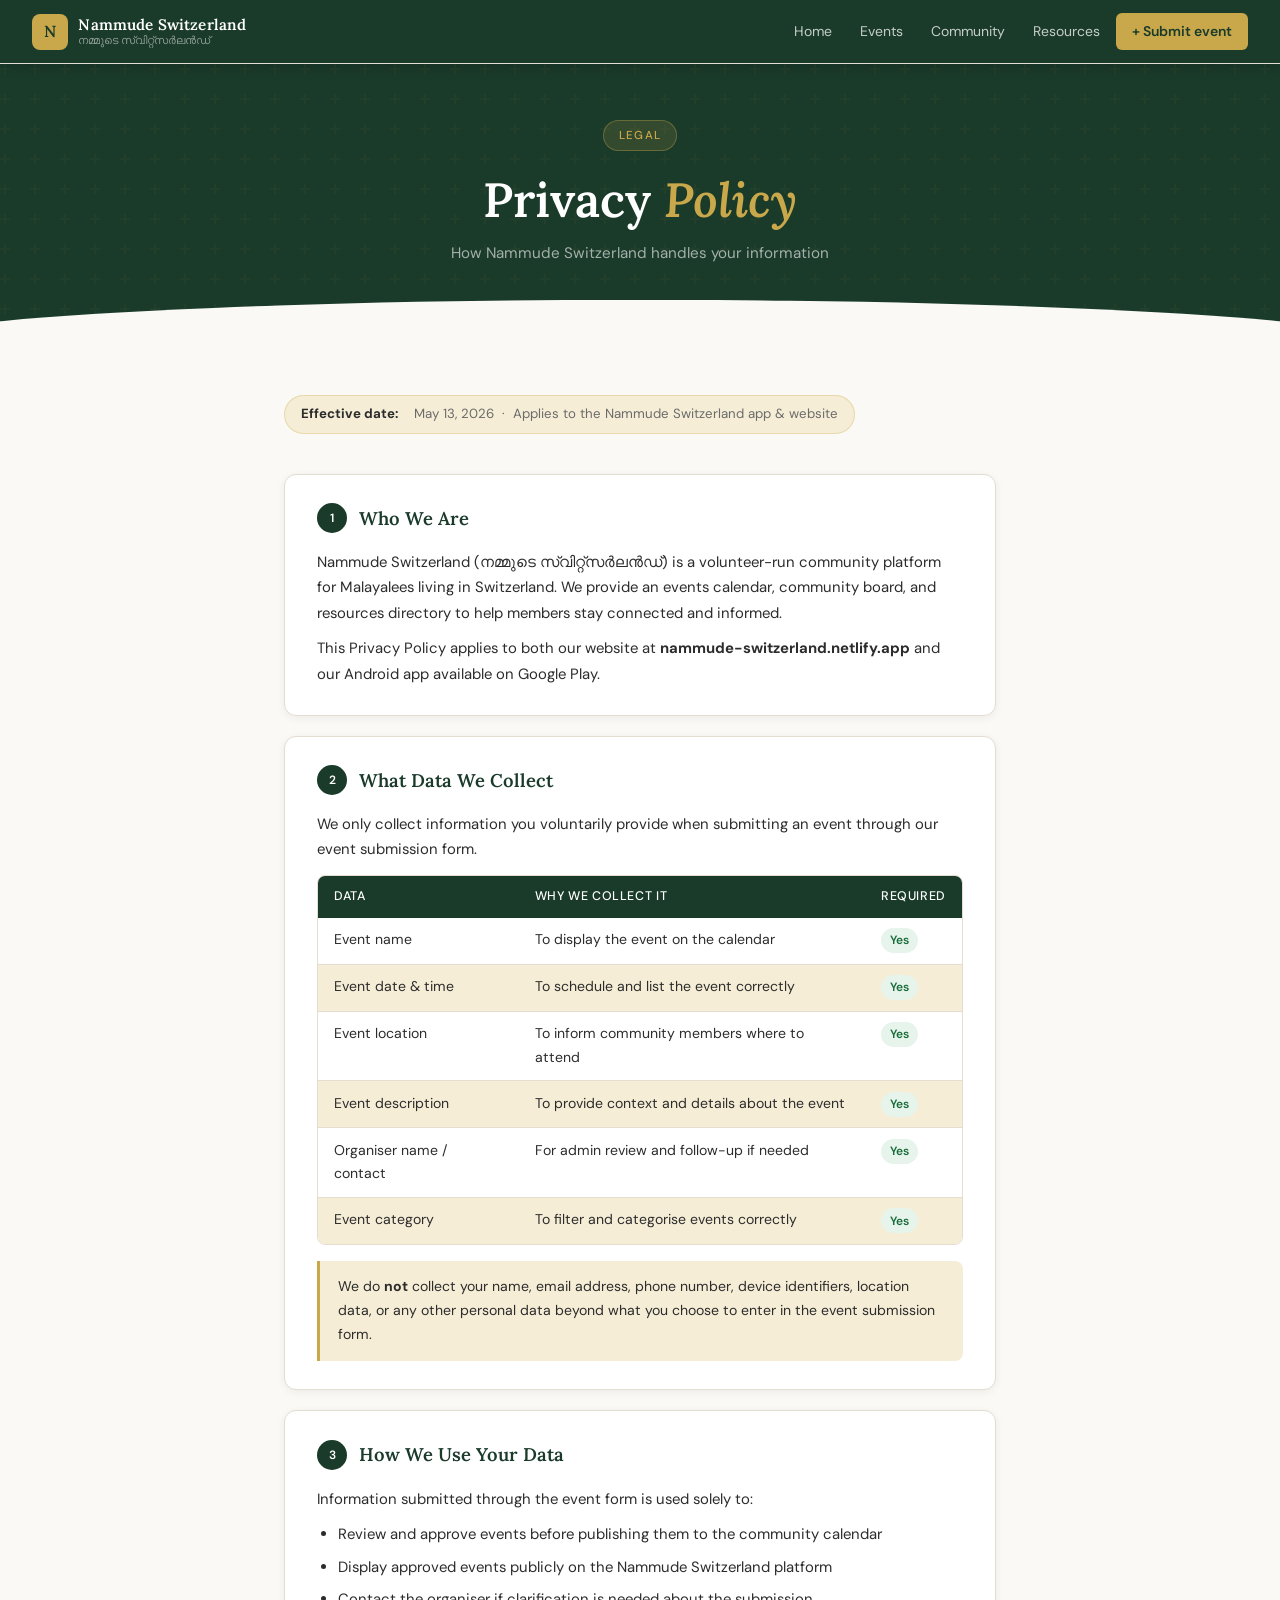
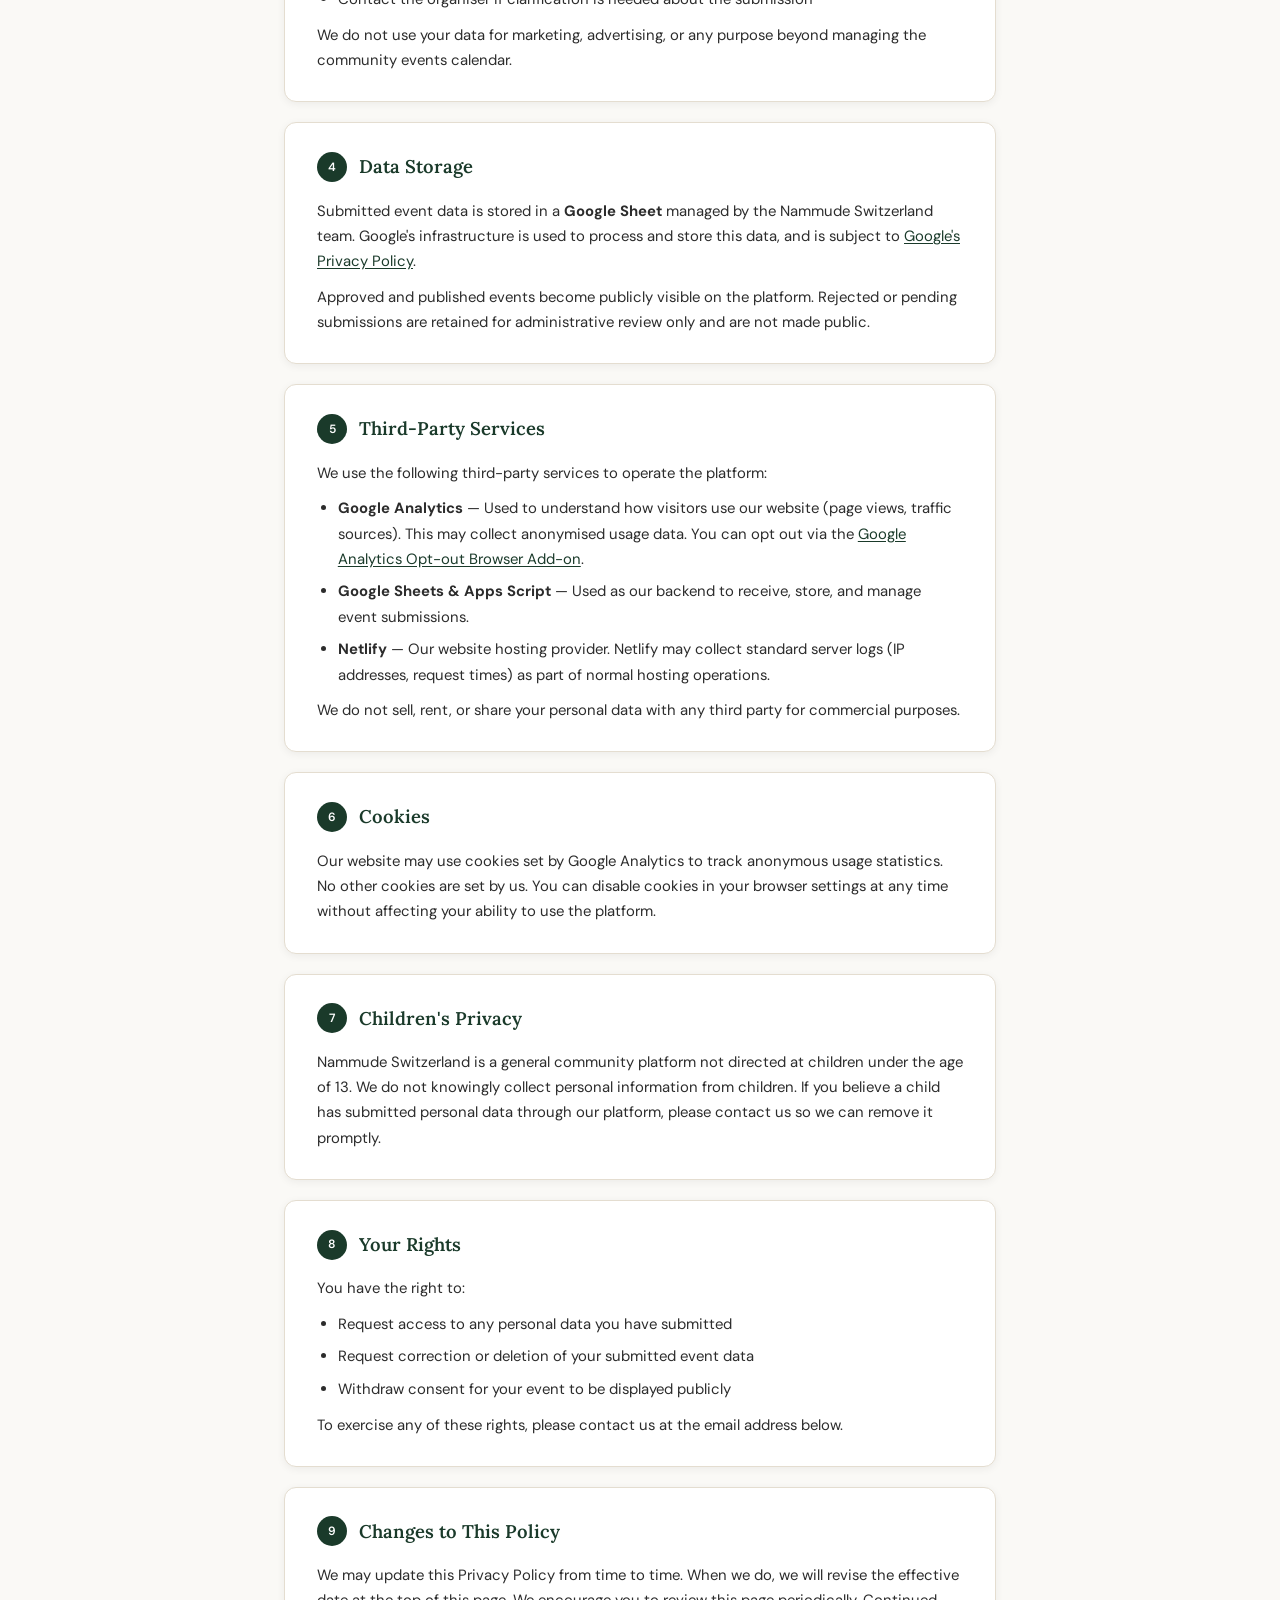
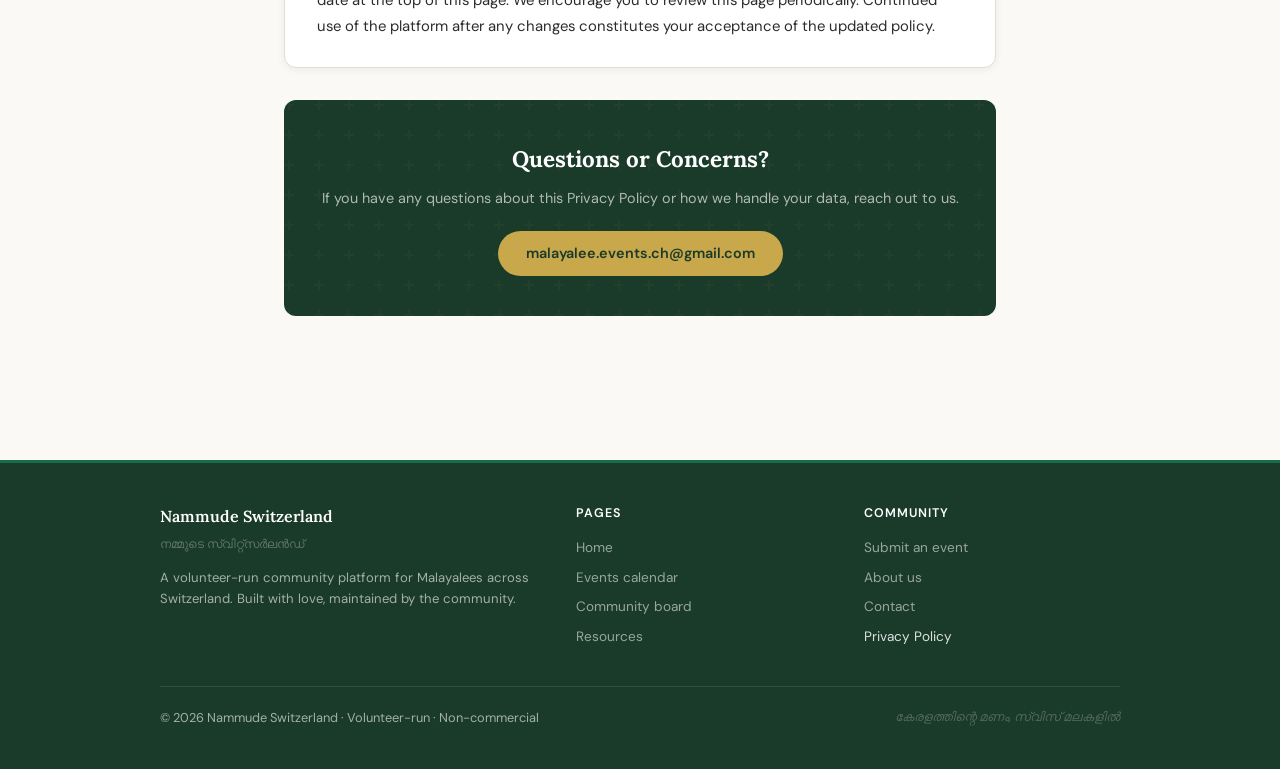
<file: privacy-policy.html>
<!DOCTYPE html>
<html lang="en">
<head>
  <meta charset="UTF-8" />
  <meta name="viewport" content="width=device-width, initial-scale=1.0" />
  <title>Privacy Policy – Nammude Switzerland</title>
  <link rel="preconnect" href="https://fonts.googleapis.com" />
  <link rel="preconnect" href="https://fonts.gstatic.com" crossorigin />
  <link href="https://fonts.googleapis.com/css2?family=Lora:ital,wght@0,400;0,600;1,400&family=DM+Sans:opsz,wght@9..40,300;9..40,400;9..40,500;9..40,600&display=swap" rel="stylesheet" />
  <link rel="stylesheet" href="style.css" />
  <style>
    :root {
      --clr-forest:     #1a3a2a;
      --clr-gold:       #c8a84b;
      --clr-gold-light: #f5edd6;
      --clr-cream:      #faf9f6;
      --clr-white:      #ffffff;
      --clr-text:       #2c2c2c;
      --clr-muted:      #6b6b6b;
      --clr-border:     #e4ddd0;
      --ff-serif:       'Lora', Georgia, serif;
      --ff-sans:        'DM Sans', sans-serif;
      --radius:         12px;
      --shadow-sm:      0 2px 8px rgba(0,0,0,0.06);
      --shadow-md:      0 4px 20px rgba(0,0,0,0.10);
    }

    *, *::before, *::after { box-sizing: border-box; margin: 0; padding: 0; }

    body {
      font-family: var(--ff-sans);
      background: var(--clr-cream);
      color: var(--clr-text);
      font-size: 16px;
      line-height: 1.7;
    }

    /* ── NAV ── */
    .nav {
      position: sticky;
      top: 0;
      z-index: 100;
      background: var(--clr-forest);
      display: flex;
      align-items: center;
      justify-content: space-between;
      padding: 0 2rem;
      height: 64px;
      box-shadow: 0 2px 12px rgba(0,0,0,0.18);
    }
    .nav-brand {
      display: flex; align-items: center; gap: 0.65rem; text-decoration: none;
    }
    .nav-brand-logo {
      width: 36px; height: 36px;
      background: var(--clr-gold);
      border-radius: 8px;
      display: flex; align-items: center; justify-content: center;
      font-family: var(--ff-serif); font-weight: 600; font-size: 1rem;
      color: var(--clr-forest); flex-shrink: 0;
    }
    .nav-brand-text { display: flex; flex-direction: column; line-height: 1.2; }
    .nav-brand-text .name {
      font-family: var(--ff-serif); font-weight: 600; font-size: 0.95rem;
      color: var(--clr-white); letter-spacing: 0.01em;
    }
    .nav-brand-text .sub { font-size: 0.7rem; color: rgba(255,255,255,0.5); }
    .nav-links { display: flex; align-items: center; gap: 0.25rem; list-style: none; }
    .nav-links a {
      color: rgba(255,255,255,0.75); text-decoration: none;
      font-size: 0.875rem; font-weight: 400;
      padding: 0.4rem 0.75rem; border-radius: 6px;
      transition: color 0.2s, background 0.2s;
    }
    .nav-links a:hover { color: var(--clr-white); background: rgba(255,255,255,0.08); }
    .nav-cta {
      background: var(--clr-gold) !important; color: var(--clr-forest) !important;
      font-weight: 600 !important; padding: 0.4rem 1rem !important;
    }
    .nav-cta:hover { background: #d4b45a !important; }
    @media (max-width: 640px) { .nav-links { display: none; } .nav { padding: 0 1.2rem; } }

    /* ── HERO ── */
    .page-hero {
      background: var(--clr-forest);
      padding: 3.5rem 2rem 5rem;
      text-align: center;
      position: relative;
      overflow: hidden;
    }
    .page-hero::before {
      content: '';
      position: absolute; inset: 0;
      background: url("data:image/svg+xml,%3Csvg width='60' height='60' viewBox='0 0 60 60' xmlns='http://www.w3.org/2000/svg'%3E%3Cg fill='none'%3E%3Cg fill='%23c8a84b' fill-opacity='0.04'%3E%3Cpath d='M36 34v-4h-2v4h-4v2h4v4h2v-4h4v-2h-4zm0-30V0h-2v4h-4v2h4v4h2V6h4V4h-4zM6 34v-4H4v4H0v2h4v4h2v-4h4v-2H6zM6 4V0H4v4H0v2h4v4h2V6h4V4H6z'/%3E%3C/g%3E%3C/g%3E%3C/svg%3E");
      pointer-events: none;
    }
    .page-hero::after {
      content: ''; position: absolute; bottom: -1px; left: 0; right: 0;
      height: 48px; background: var(--clr-cream);
      clip-path: ellipse(60% 100% at 50% 100%);
    }
    .hero-eyebrow {
      display: inline-flex; align-items: center;
      background: rgba(200,168,75,0.15);
      border: 1px solid rgba(200,168,75,0.35);
      color: var(--clr-gold);
      font-size: 0.72rem; font-weight: 500;
      letter-spacing: 0.12em; text-transform: uppercase;
      padding: 0.3rem 0.9rem; border-radius: 2rem;
      margin-bottom: 1.25rem; position: relative;
    }
    .page-hero h1 {
      font-family: var(--ff-serif);
      font-size: clamp(2rem, 5vw, 3rem);
      color: var(--clr-white); font-weight: 600; line-height: 1.2;
      margin-bottom: 0.75rem; position: relative;
    }
    .page-hero h1 em { font-style: italic; color: var(--clr-gold); }
    .page-hero .hero-sub { color: rgba(255,255,255,0.6); font-size: 0.95rem; position: relative; }

    /* ── LAYOUT ── */
    .container { max-width: 760px; margin: 0 auto; padding: 3rem 1.5rem 5rem; }

    .meta-pill {
      display: inline-flex; align-items: center; gap: 0.5rem;
      background: var(--clr-gold-light);
      border: 1px solid rgba(200,168,75,0.3);
      color: var(--clr-muted); font-size: 0.83rem;
      padding: 0.45rem 1rem; border-radius: 2rem; margin-bottom: 2.5rem;
    }
    .meta-pill strong { color: var(--clr-text); }

    /* ── SECTION CARDS ── */
    .policy-section {
      background: var(--clr-white);
      border: 1px solid var(--clr-border);
      border-radius: var(--radius);
      padding: 1.75rem 2rem;
      margin-bottom: 1.25rem;
      box-shadow: var(--shadow-sm);
      transition: box-shadow 0.2s;
    }
    .policy-section:hover { box-shadow: var(--shadow-md); }
    .section-title { display: flex; align-items: center; gap: 0.75rem; margin-bottom: 1rem; }
    .section-num {
      width: 30px; height: 30px;
      background: var(--clr-forest); color: var(--clr-white);
      font-size: 0.75rem; font-weight: 600; border-radius: 50%;
      display: flex; align-items: center; justify-content: center; flex-shrink: 0;
    }
    .section-title h2 {
      font-family: var(--ff-serif); font-size: 1.15rem;
      font-weight: 600; color: var(--clr-forest);
    }
    .policy-section p { font-size: 0.93rem; color: var(--clr-text); margin-bottom: 0.65rem; }
    .policy-section p:last-child { margin-bottom: 0; }
    .policy-section ul { padding-left: 1.3rem; margin: 0.5rem 0 0.65rem; }
    .policy-section ul li { font-size: 0.93rem; color: var(--clr-text); margin-bottom: 0.45rem; }
    .policy-section a { color: var(--clr-forest); text-decoration: underline; text-underline-offset: 2px; }
    .policy-section a:hover { color: var(--clr-gold); }

    /* ── DATA TABLE ── */
    .data-table-wrap {
      overflow-x: auto; margin-top: 0.75rem;
      border-radius: 8px; border: 1px solid var(--clr-border);
    }
    .data-table { width: 100%; border-collapse: collapse; font-size: 0.88rem; }
    .data-table thead th {
      background: var(--clr-forest); color: var(--clr-white);
      text-align: left; padding: 0.65rem 1rem;
      font-weight: 500; font-size: 0.78rem; letter-spacing: 0.05em; text-transform: uppercase;
    }
    .data-table tbody td { padding: 0.65rem 1rem; border-bottom: 1px solid var(--clr-border); vertical-align: top; }
    .data-table tbody tr:last-child td { border-bottom: none; }
    .data-table tbody tr:nth-child(even) td { background: var(--clr-gold-light); }
    .badge-yes {
      display: inline-block; background: #e6f4ec; color: #1a6b3a;
      font-size: 0.75rem; font-weight: 600; padding: 0.15rem 0.55rem; border-radius: 2rem;
    }

    /* ── NOTICE BOX ── */
    .notice-box {
      background: var(--clr-gold-light);
      border-left: 3px solid var(--clr-gold);
      border-radius: 0 8px 8px 0;
      padding: 0.9rem 1.1rem; margin-top: 1rem;
      font-size: 0.88rem; color: var(--clr-text);
    }

    /* ── CONTACT CTA ── */
    .contact-cta {
      background: var(--clr-forest); border-radius: var(--radius);
      padding: 2.5rem 2rem; text-align: center;
      margin-top: 2rem; position: relative; overflow: hidden;
    }
    .contact-cta::before {
      content: ''; position: absolute; inset: 0;
      background: url("data:image/svg+xml,%3Csvg width='60' height='60' viewBox='0 0 60 60' xmlns='http://www.w3.org/2000/svg'%3E%3Cg fill='none'%3E%3Cg fill='%23c8a84b' fill-opacity='0.05'%3E%3Cpath d='M36 34v-4h-2v4h-4v2h4v4h2v-4h4v-2h-4zm0-30V0h-2v4h-4v2h4v4h2V6h4V4h-4zM6 34v-4H4v4H0v2h4v4h2v-4h4v-2H6zM6 4V0H4v4H0v2h4v4h2V6h4V4H6z'/%3E%3C/g%3E%3C/g%3E%3C/svg%3E");
      pointer-events: none;
    }
    .contact-cta h2 { font-family: var(--ff-serif); font-size: 1.4rem; color: var(--clr-white); margin-bottom: 0.5rem; position: relative; }
    .contact-cta p { color: rgba(255,255,255,0.65); font-size: 0.9rem; margin-bottom: 1.25rem; position: relative; }
    .btn-gold {
      display: inline-block; background: var(--clr-gold);
      color: var(--clr-forest); font-weight: 600; font-size: 0.9rem;
      padding: 0.65rem 1.75rem; border-radius: 2rem; text-decoration: none;
      transition: background 0.2s, transform 0.15s; position: relative;
    }
    .btn-gold:hover { background: #d4b45a; transform: translateY(-1px); }

    /* ── FOOTER ── */
    .site-footer { background: var(--clr-forest); color: rgba(255,255,255,0.6); padding: 2.5rem 2rem; margin-top: 4rem; }
    .footer-inner {
      max-width: 960px; margin: 0 auto;
      display: grid; grid-template-columns: 1.5fr 1fr 1fr; gap: 2rem;
    }
    .footer-brand .name { font-family: var(--ff-serif); font-size: 1rem; font-weight: 600; color: var(--clr-white); margin-bottom: 0.25rem; }
    .footer-brand .tagline { font-size: 0.78rem; opacity: 0.5; margin-bottom: 0.75rem; }
    .footer-brand p { font-size: 0.82rem; line-height: 1.6; }
    .footer-col h4 { font-size: 0.78rem; font-weight: 600; letter-spacing: 0.08em; text-transform: uppercase; color: var(--clr-white); margin-bottom: 0.75rem; }
    .footer-col ul { list-style: none; padding: 0; }
    .footer-col ul li { margin-bottom: 0.4rem; }
    .footer-col ul li a { color: rgba(255,255,255,0.55); text-decoration: none; font-size: 0.85rem; transition: color 0.2s; }
    .footer-col ul li a:hover { color: var(--clr-white); }
    .footer-bottom {
      max-width: 960px; margin: 2rem auto 0; padding-top: 1.25rem;
      border-top: 1px solid rgba(255,255,255,0.1);
      display: flex; align-items: center; justify-content: space-between;
      flex-wrap: wrap; gap: 0.5rem; font-size: 0.8rem;
    }
    .footer-bottom a { color: rgba(255,255,255,0.5); text-decoration: none; }
    .footer-bottom a:hover { color: var(--clr-white); }
    .footer-malayalam { font-size: 0.78rem; opacity: 0.4; font-style: italic; }

    @media (max-width: 640px) {
      .footer-inner { grid-template-columns: 1fr; gap: 1.5rem; }
      .footer-bottom { flex-direction: column; text-align: center; }
      .container { padding: 2rem 1.2rem 4rem; }
      .policy-section { padding: 1.35rem 1.25rem; }
      .contact-cta { padding: 2rem 1.25rem; }
      .page-hero { padding: 2.5rem 1.5rem 4rem; }
    }
  </style>
</head>
<body>

  <!-- NAV -->
  <nav class="nav">
    <a href="https://nammude-switzerland.netlify.app/" class="nav-brand">
      <div class="nav-brand-logo">N</div>
      <div class="nav-brand-text">
        <span class="name">Nammude Switzerland</span>
        <span class="sub">നമ്മുടെ സ്വിറ്റ്സർലൻഡ്</span>
      </div>
    </a>
    <ul class="nav-links">
      <li><a href="https://nammude-switzerland.netlify.app/">Home</a></li>
      <li><a href="https://nammude-switzerland.netlify.app/malayalee-ch-events">Events</a></li>
      <li><a href="#">Community</a></li>
      <li><a href="#">Resources</a></li>
      <li><a href="https://nammude-switzerland.netlify.app/malayalee-ch-events" class="nav-cta">+ Submit event</a></li>
    </ul>
  </nav>

  <!-- HERO -->
  <div class="page-hero">
    <div class="hero-eyebrow">Legal</div>
    <h1>Privacy <em>Policy</em></h1>
    <p class="hero-sub">How Nammude Switzerland handles your information</p>
  </div>

  <!-- CONTENT -->
  <main class="container">

    <div class="meta-pill">
      <strong>Effective date:</strong>&nbsp; May 13, 2026 &nbsp;·&nbsp; Applies to the Nammude Switzerland app &amp; website
    </div>

    <!-- 1 -->
    <div class="policy-section">
      <div class="section-title"><div class="section-num">1</div><h2>Who We Are</h2></div>
      <p>Nammude Switzerland (നമ്മുടെ സ്വിറ്റ്സർലൻഡ്) is a volunteer-run community platform for Malayalees living in Switzerland. We provide an events calendar, community board, and resources directory to help members stay connected and informed.</p>
      <p>This Privacy Policy applies to both our website at <strong>nammude-switzerland.netlify.app</strong> and our Android app available on Google Play.</p>
    </div>

    <!-- 2 -->
    <div class="policy-section">
      <div class="section-title"><div class="section-num">2</div><h2>What Data We Collect</h2></div>
      <p>We only collect information you voluntarily provide when submitting an event through our event submission form.</p>
      <div class="data-table-wrap">
        <table class="data-table">
          <thead>
            <tr><th>Data</th><th>Why we collect it</th><th>Required</th></tr>
          </thead>
          <tbody>
            <tr><td>Event name</td><td>To display the event on the calendar</td><td><span class="badge-yes">Yes</span></td></tr>
            <tr><td>Event date &amp; time</td><td>To schedule and list the event correctly</td><td><span class="badge-yes">Yes</span></td></tr>
            <tr><td>Event location</td><td>To inform community members where to attend</td><td><span class="badge-yes">Yes</span></td></tr>
            <tr><td>Event description</td><td>To provide context and details about the event</td><td><span class="badge-yes">Yes</span></td></tr>
            <tr><td>Organiser name / contact</td><td>For admin review and follow-up if needed</td><td><span class="badge-yes">Yes</span></td></tr>
            <tr><td>Event category</td><td>To filter and categorise events correctly</td><td><span class="badge-yes">Yes</span></td></tr>
          </tbody>
        </table>
      </div>
      <div class="notice-box">
        We do <strong>not</strong> collect your name, email address, phone number, device identifiers, location data, or any other personal data beyond what you choose to enter in the event submission form.
      </div>
    </div>

    <!-- 3 -->
    <div class="policy-section">
      <div class="section-title"><div class="section-num">3</div><h2>How We Use Your Data</h2></div>
      <p>Information submitted through the event form is used solely to:</p>
      <ul>
        <li>Review and approve events before publishing them to the community calendar</li>
        <li>Display approved events publicly on the Nammude Switzerland platform</li>
        <li>Contact the organiser if clarification is needed about the submission</li>
      </ul>
      <p>We do not use your data for marketing, advertising, or any purpose beyond managing the community events calendar.</p>
    </div>

    <!-- 4 -->
    <div class="policy-section">
      <div class="section-title"><div class="section-num">4</div><h2>Data Storage</h2></div>
      <p>Submitted event data is stored in a <strong>Google Sheet</strong> managed by the Nammude Switzerland team. Google's infrastructure is used to process and store this data, and is subject to <a href="https://policies.google.com/privacy" target="_blank" rel="noopener noreferrer">Google's Privacy Policy</a>.</p>
      <p>Approved and published events become publicly visible on the platform. Rejected or pending submissions are retained for administrative review only and are not made public.</p>
    </div>

    <!-- 5 -->
    <div class="policy-section">
      <div class="section-title"><div class="section-num">5</div><h2>Third-Party Services</h2></div>
      <p>We use the following third-party services to operate the platform:</p>
      <ul>
        <li><strong>Google Analytics</strong> — Used to understand how visitors use our website (page views, traffic sources). This may collect anonymised usage data. You can opt out via the <a href="https://tools.google.com/dlpage/gaoptout" target="_blank" rel="noopener noreferrer">Google Analytics Opt-out Browser Add-on</a>.</li>
        <li><strong>Google Sheets &amp; Apps Script</strong> — Used as our backend to receive, store, and manage event submissions.</li>
        <li><strong>Netlify</strong> — Our website hosting provider. Netlify may collect standard server logs (IP addresses, request times) as part of normal hosting operations.</li>
      </ul>
      <p>We do not sell, rent, or share your personal data with any third party for commercial purposes.</p>
    </div>

    <!-- 6 -->
    <div class="policy-section">
      <div class="section-title"><div class="section-num">6</div><h2>Cookies</h2></div>
      <p>Our website may use cookies set by Google Analytics to track anonymous usage statistics. No other cookies are set by us. You can disable cookies in your browser settings at any time without affecting your ability to use the platform.</p>
    </div>

    <!-- 7 -->
    <div class="policy-section">
      <div class="section-title"><div class="section-num">7</div><h2>Children's Privacy</h2></div>
      <p>Nammude Switzerland is a general community platform not directed at children under the age of 13. We do not knowingly collect personal information from children. If you believe a child has submitted personal data through our platform, please contact us so we can remove it promptly.</p>
    </div>

    <!-- 8 -->
    <div class="policy-section">
      <div class="section-title"><div class="section-num">8</div><h2>Your Rights</h2></div>
      <p>You have the right to:</p>
      <ul>
        <li>Request access to any personal data you have submitted</li>
        <li>Request correction or deletion of your submitted event data</li>
        <li>Withdraw consent for your event to be displayed publicly</li>
      </ul>
      <p>To exercise any of these rights, please contact us at the email address below.</p>
    </div>

    <!-- 9 -->
    <div class="policy-section">
      <div class="section-title"><div class="section-num">9</div><h2>Changes to This Policy</h2></div>
      <p>We may update this Privacy Policy from time to time. When we do, we will revise the effective date at the top of this page. We encourage you to review this page periodically. Continued use of the platform after any changes constitutes your acceptance of the updated policy.</p>
    </div>

    <!-- CTA -->
    <div class="contact-cta">
      <h2>Questions or Concerns?</h2>
      <p>If you have any questions about this Privacy Policy or how we handle your data, reach out to us.</p>
      <a href="mailto:malayalee.events.ch@gmail.com" class="btn-gold">malayalee.events.ch@gmail.com</a>
    </div>

  </main>

  <!-- FOOTER -->
  <footer class="site-footer">
    <div class="footer-inner">
      <div class="footer-brand">
        <div class="name">Nammude Switzerland</div>
        <div class="tagline">നമ്മുടെ സ്വിറ്റ്സർലൻഡ്</div>
        <p>A volunteer-run community platform for Malayalees across Switzerland. Built with love, maintained by the community.</p>
      </div>
      <div class="footer-col">
        <h4>Pages</h4>
        <ul>
          <li><a href="https://nammude-switzerland.netlify.app/">Home</a></li>
          <li><a href="https://nammude-switzerland.netlify.app/malayalee-ch-events">Events calendar</a></li>
          <li><a href="#">Community board</a></li>
          <li><a href="#">Resources</a></li>
        </ul>
      </div>
      <div class="footer-col">
        <h4>Community</h4>
        <ul>
          <li><a href="https://nammude-switzerland.netlify.app/malayalee-ch-events">Submit an event</a></li>
          <li><a href="#">About us</a></li>
          <li><a href="mailto:malayalee.events.ch@gmail.com">Contact</a></li>
          <li><a href="privacy-policy.html" style="color:rgba(255,255,255,0.85);">Privacy Policy</a></li>
        </ul>
      </div>
    </div>
    <div class="footer-bottom">
      <span>© 2026 Nammude Switzerland · Volunteer-run · Non-commercial</span>
      <span class="footer-malayalam">കേരളത്തിന്റെ മണം, സ്വിസ് മലകളിൽ</span>
    </div>
  </footer>

</body>
</html>
</file>
<file: style.css>
/* ─── Nammude Switzerland — Shared Styles ──────────────────────────────────── */

@import url('https://fonts.googleapis.com/css2?family=Lora:ital,wght@0,400;0,600;1,400&family=Nunito:wght@300;400;500;600&display=swap');

:root {
  /* ── Brand colors ── */
  --green:        #1a6b4a;
  --green-mid:    #2d9b6a;
  --green-light:  #e8f5ee;
  --green-pale:   #f2faf6;
  --gold:         #c8922a;
  --gold-light:   #fdf3e2;

  /* ── Neutrals ── */
  --cream:        #fdfaf5;
  --warm-white:   #fffef9;
  --border:       #e4e0d8;
  --text:         #1c1c1a;
  --text-muted:   #6b6860;
  --text-light:   #9a9790;

  /* ── Semantic badge colors ── */
  --purple:       #6c3483;
  --purple-light: #f2eaf8;
  --blue:         #1a5276;
  --blue-light:   #e8f0f8;
  --red:          #c0392b;
  --red-light:    #fdecea;
  --gray:         #5a5a5a;
  --gray-light:   #f4f4f2;

  /* ── Typography ── */
  --serif:        'Lora', Georgia, serif;
  --sans:         'Nunito', system-ui, sans-serif;

  /* ── Layout ── */
  --radius:       10px;
  --shadow-sm:    0 1px 4px rgba(0,0,0,0.07);
  --shadow-md:    0 4px 16px rgba(0,0,0,0.08);
}

/* ── Base reset ── */
*, *::before, *::after { box-sizing: border-box; margin: 0; padding: 0; }
html { scroll-behavior: smooth; }
body {
  font-family: var(--sans);
  font-size: 15px;
  color: var(--text);
  background: var(--cream);
  line-height: 1.7;
  -webkit-font-smoothing: antialiased;
}
a { text-decoration: none; color: inherit; }

/* ── Shared nav ── */
.nav {
  position: sticky; top: 0; z-index: 50;
  background: rgba(253,250,245,0.96);
  backdrop-filter: blur(8px);
  border-bottom: 1px solid var(--border);
  padding: 0 1.5rem;
}
.nav-inner {
  max-width: 1080px; margin: 0 auto;
  height: 62px;
  display: flex;
  align-items: center;
  justify-content: space-between;
  gap: 1.5rem;
  flex-wrap: nowrap;
}
.nav-logo {
  height: 40px;
  width: 40px;
  object-fit: contain;
  display: block;
  flex-shrink: 0;
}
.nav-brand {
  display: flex;
  align-items: center;
  gap: 8px;
  text-decoration: none;
  flex-shrink: 0;
}
.nav-brand-text {
  display: flex;
  flex-direction: column;
  justify-content: center;
  gap: 0;
}
.nav-brand-main {
  font-family: var(--serif);
  font-size: 16px;
  color: var(--green);
  letter-spacing: -0.01em;
  line-height: 1.2;
  white-space: nowrap;
}
.nav-brand-sub {
  font-size: 10px;
  color: var(--text-muted);
  font-weight: 300;
  line-height: 1.2;
  white-space: nowrap;
}
.nav-links { display: flex; gap: 2px; list-style: none; }
.nav-links a {
  display: block; padding: 6px 13px;
  font-size: 14px; font-weight: 500;
  color: var(--text-muted);
  border-radius: 6px;
  transition: background 0.15s, color 0.15s;
}
.nav-links a:hover { background: var(--green-light); color: var(--green); }
.nav-links a.active { color: var(--green); font-weight: 600; }
.nav-cta {
  display: inline-block; padding: 7px 18px;
  background: var(--green); color: #fff !important;
  border-radius: 8px; font-size: 13px; font-weight: 600;
  border: none; cursor: pointer;
  transition: background 0.15s;
}
.nav-cta:hover { background: var(--green-mid) !important; color: #fff; }

/* ── Shared footer ── */
.site-footer {
  background: #0f3d2a;
  border-top: 3px solid var(--green);
  padding: 2.5rem 1.5rem 2rem;
  color: rgba(255,255,255,0.5);
  font-size: 13px;
}
.footer-inner { max-width: 1080px; margin: 0 auto; }
.footer-top {
  display: grid; grid-template-columns: 2fr 1fr 1fr;
  gap: 3rem; margin-bottom: 2rem;
  padding-bottom: 2rem;
  border-bottom: 1px solid rgba(255,255,255,0.1);
}
.footer-logo { height: 52px; width: auto; margin-bottom: 12px; }
.footer-brand-name { font-family: var(--serif); font-size: 18px; color: #fff; margin-bottom: 4px; }
.footer-brand-tagline { font-size: 13px; color: rgba(255,255,255,0.4); font-weight: 300; font-style: italic; margin-bottom: 10px; }
.footer-brand-desc { font-size: 13px; color: rgba(255,255,255,0.45); line-height: 1.7; font-weight: 300; }
.footer-col-title { font-size: 11px; font-weight: 700; letter-spacing: 0.1em; text-transform: uppercase; color: rgba(255,255,255,0.35); margin-bottom: 1rem; }
.footer-links { list-style: none; }
.footer-links li { margin-bottom: 8px; }
.footer-links a { font-size: 13px; color: rgba(255,255,255,0.5); transition: color 0.15s; }
.footer-links a:hover { color: #fff; }
.footer-bottom { display: flex; align-items: center; justify-content: space-between; flex-wrap: wrap; gap: 1rem; }
.footer-copy { font-size: 12px; color: rgba(255,255,255,0.25); }
.footer-tagline { font-size: 12px; color: rgba(200,146,42,0.5); font-style: italic; }

/* ── Shared badges ── */
.badge { display: inline-block; padding: 2px 8px; border-radius: 999px; font-size: 11px; font-weight: 500; }
.b-holiday     { background: #F1F5F9;   color: #334155; }
.b-community   { background: #DCFCE7;   color: #166534; }
.b-cultural    { background: #EDE9FE;   color: #5B21B6; }
.b-religious   { background: #FFE4E6;   color: #9F1239; }
.b-sports      { background: #DBEAFE;   color: #1E40AF; }
.b-information { background: #F1F5F9;   color: #334155; }
.b-public      { background: #CCFBF1;   color: #0F766E; }
.b-members     { background: #FEF3C7;   color: #92400E; }
.b-private     { background: #FFEDD5;   color: #9A3412; }
.b-govt        { background: #F1F5F9;   color: #334155; }
.b-multiday    { background: #FEF9C3;   color: #854D0E; }

/* ── Shared spinner & animations ── */
.spinner {
  width: 26px; height: 26px;
  border: 2.5px solid var(--border);
  border-top-color: var(--green);
  border-radius: 50%;
  animation: spin 0.7s linear infinite;
  margin: 0 auto 0.75rem;
}
@keyframes spin { to { transform: rotate(360deg); } }
@keyframes fadeUp {
  from { opacity: 0; transform: translateY(10px); }
  to   { opacity: 1; transform: translateY(0); }
}

/* ── Responsive nav & footer ── */
@media (max-width: 860px) {
  .footer-top { grid-template-columns: 1fr 1fr; }
}
@media (max-width: 600px) {
  .nav-links { display: none; }
  .nav-brand-sub { display: none; }
  .nav-cta { padding: 6px 12px; font-size: 12px; }
  .nav-brand-main { font-size: 15px; }
  .footer-top { grid-template-columns: 1fr; gap: 1.5rem; }
  .footer-bottom { flex-direction: column; text-align: center; }
}
</file>
